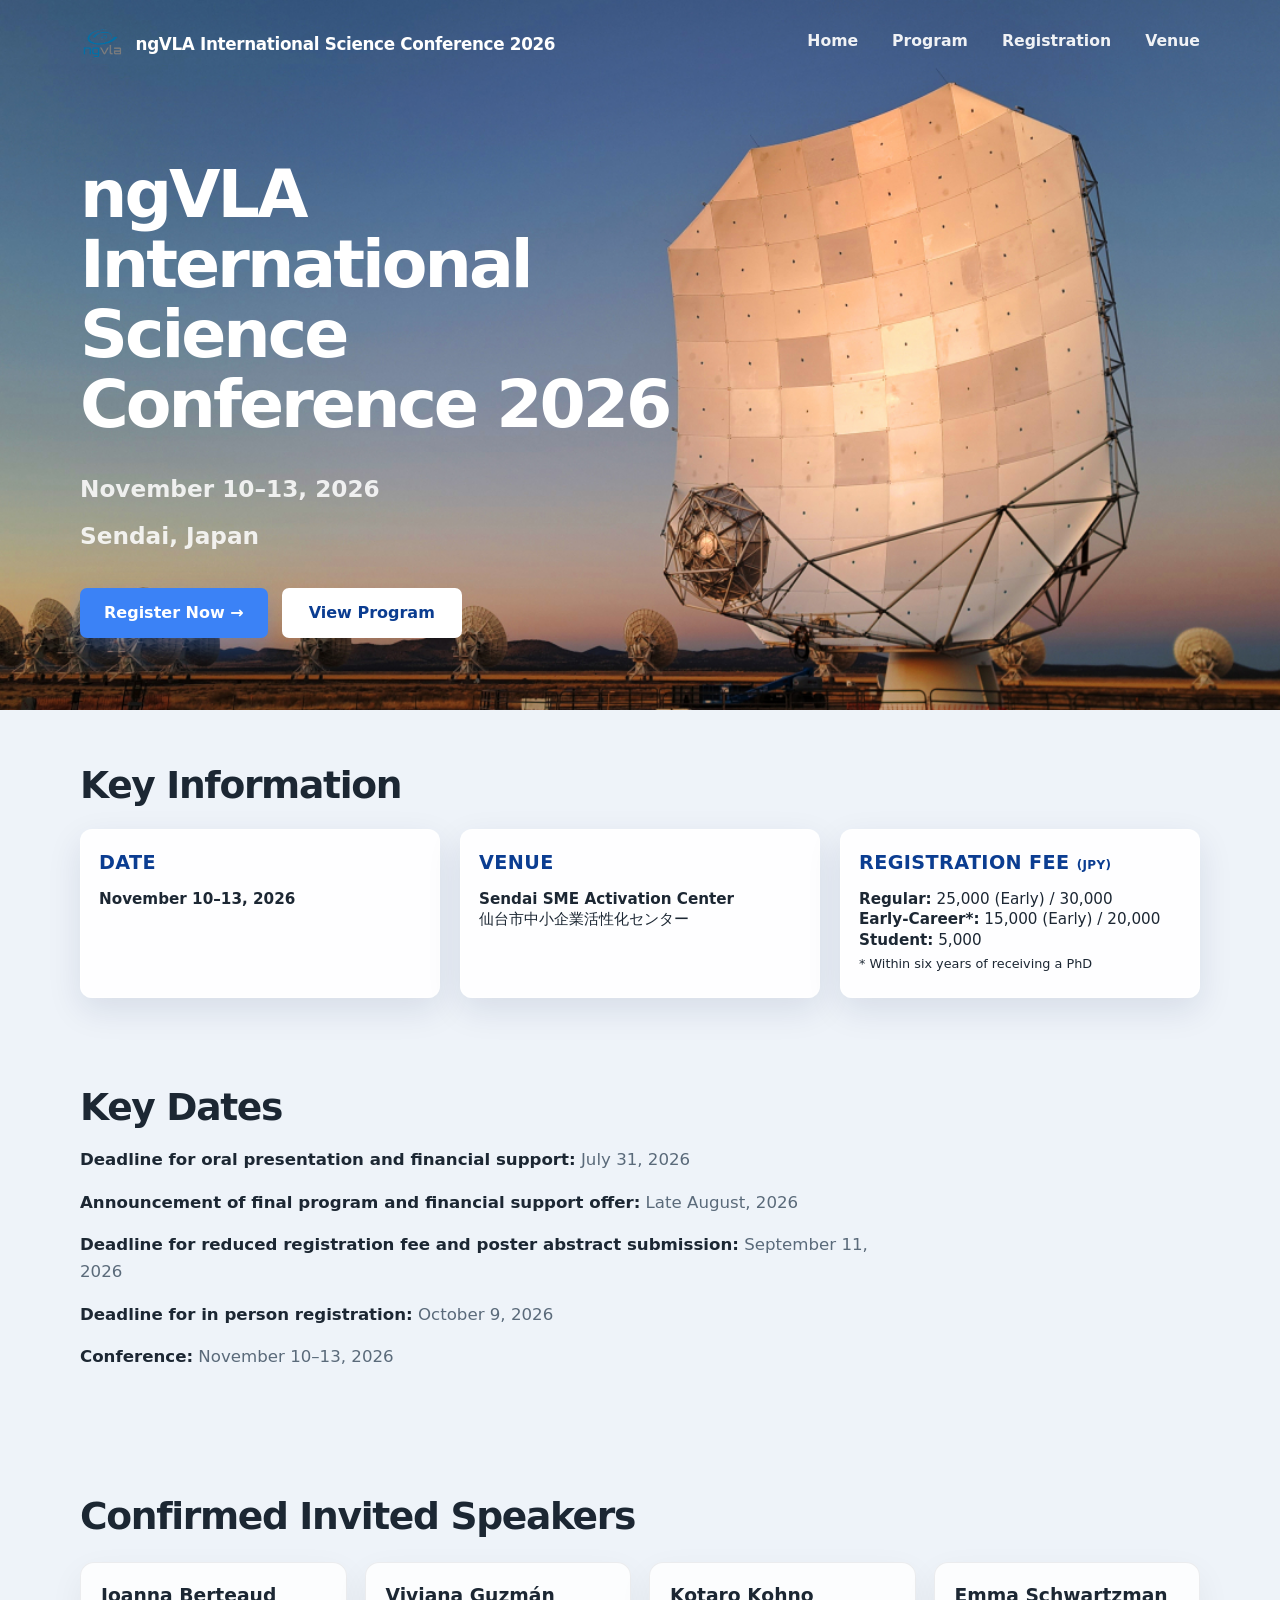
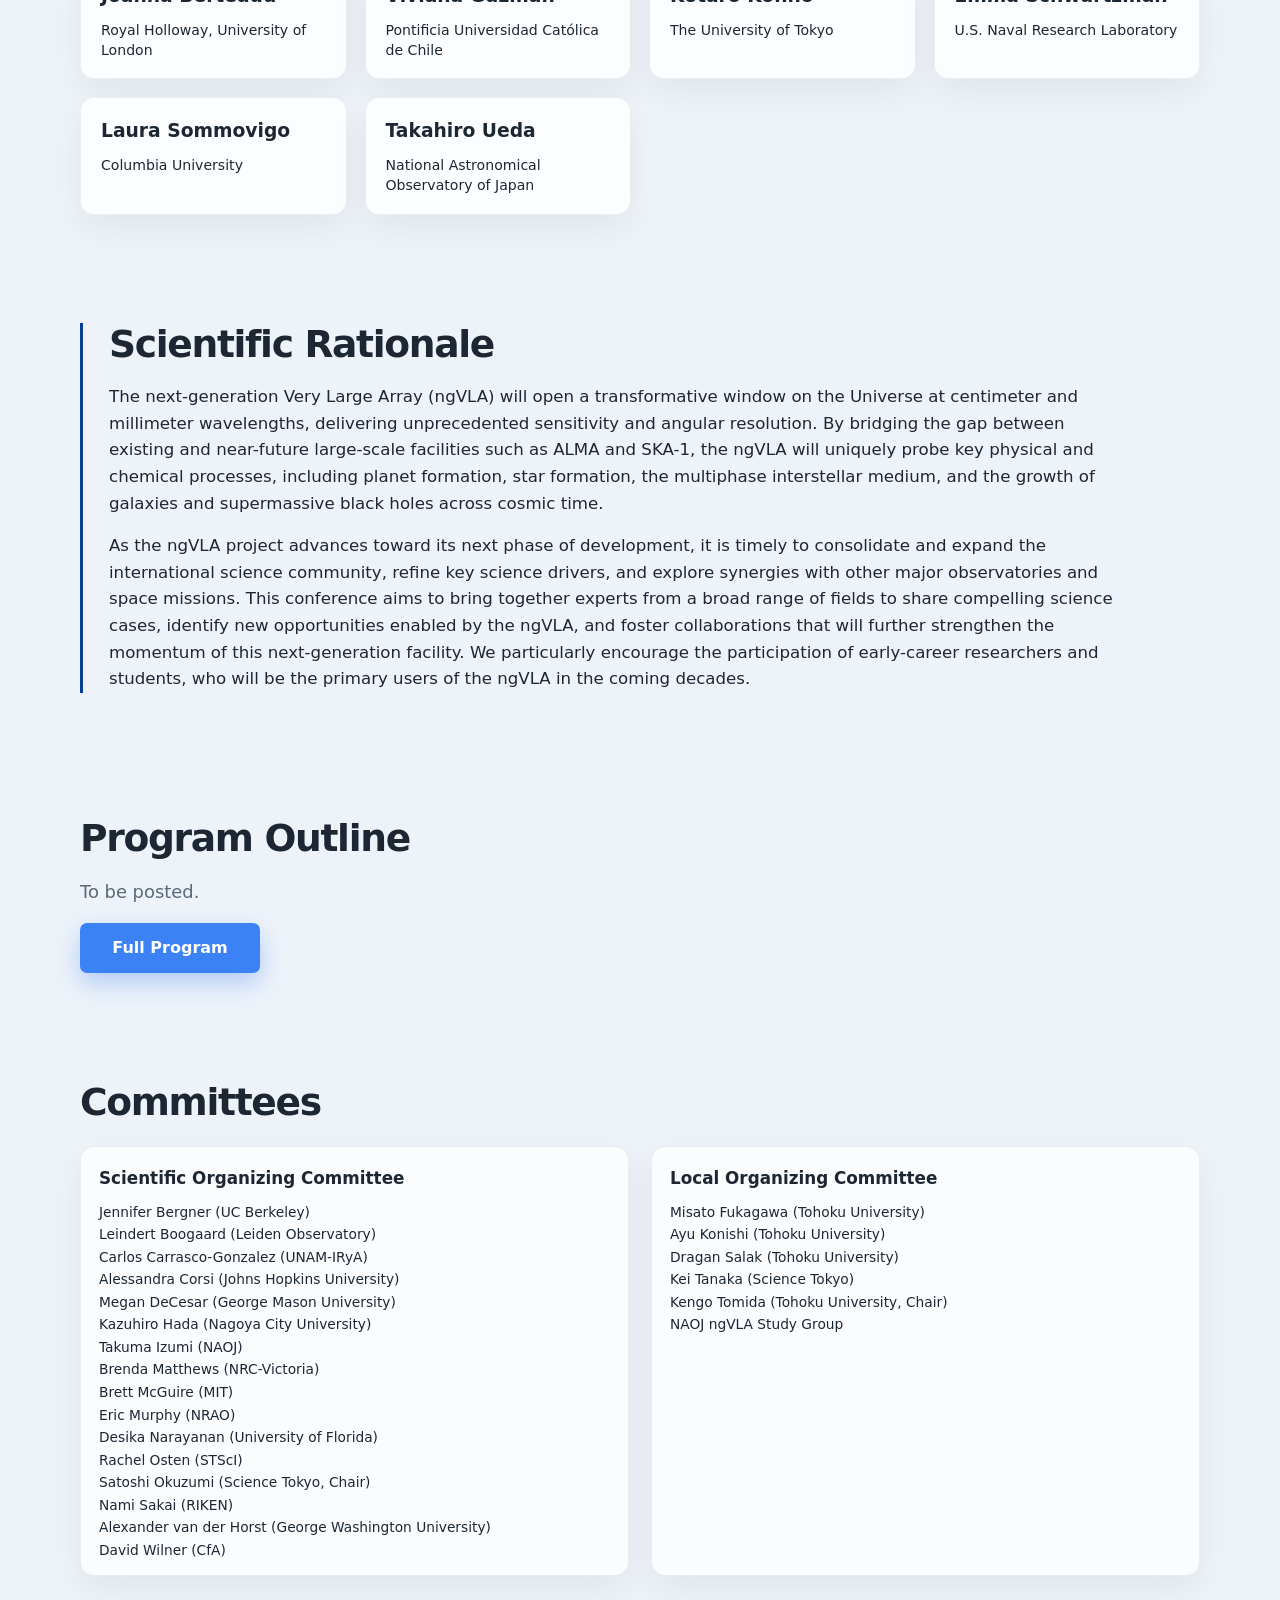
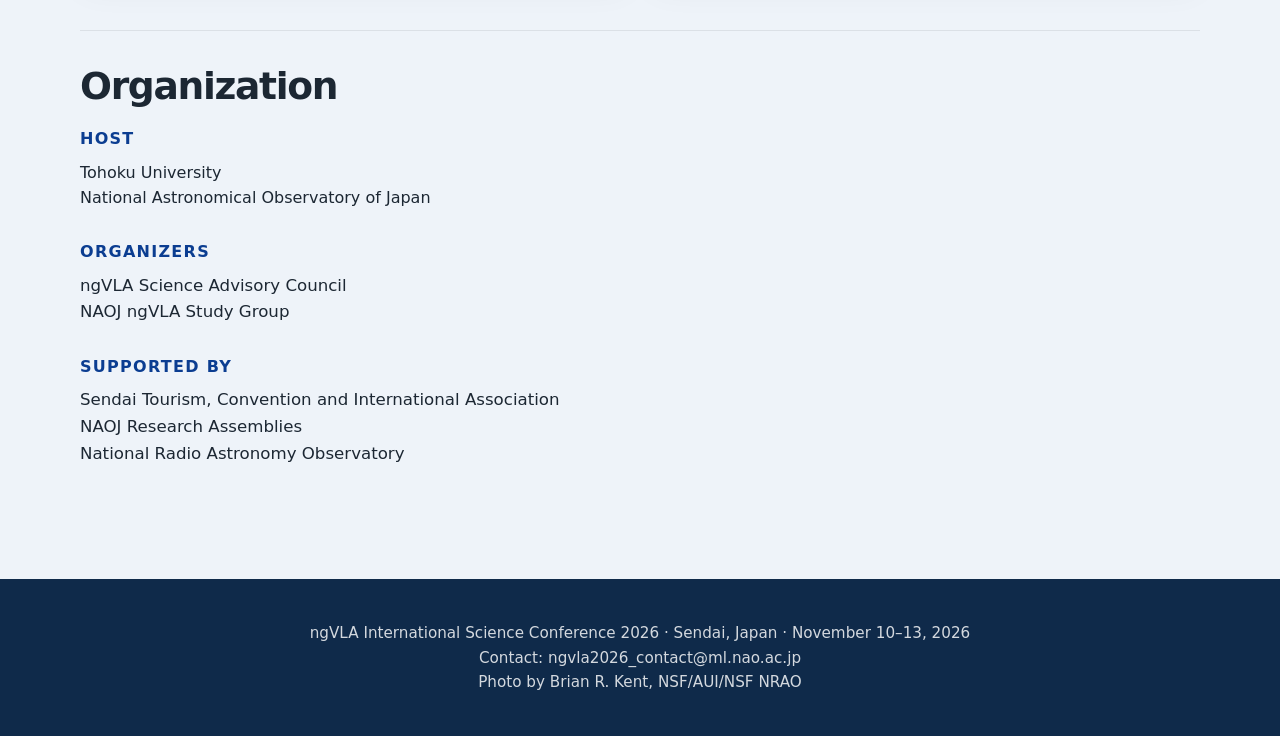
<file: index.html>
<!doctype html>
<html lang="en">
<head>
  <meta charset="utf-8" />
  <meta name="viewport" content="width=device-width, initial-scale=1" />
  <title>ngVLA International Science Conference 2026</title>
  <meta name="description" content="ngVLA International Science Conference 2026, Sendai, Japan, November 10–13, 2026." />
  <link rel="stylesheet" href="style.css">
  <link rel="icon" href="favicon.ico">
</head>
<body>
  <header class="hero" id="home">
    <nav class="nav" aria-label="Main navigation">
      <a class="brand" href="index.html">
        <img src="ngvla_logo.png" alt="ngVLA logo">
        <span>ngVLA International Science Conference 2026</span>
      </a>
      <div class="navlinks">
        <a href="index.html">Home</a>
        <a href="program.html">Program</a>
        <a href="registration.html">Registration</a>
        <a href="venue.html">Venue</a>

      </div>
    </nav>

    <div class="hero-content">
      <h1>ngVLA International Science Conference 2026</h1>
      <div class="hero-meta">
        <div>November 10–13, 2026</div>
        <div>Sendai, Japan</div>
      </div>
      <div class="hero-actions">
        <a class="button" href="registration.html" rel="noopener">Register Now →</a>
        <a class="button secondary" href="program.html">View Program</a>
      </div>
    </div>
  </header>

  <main>


    <section class="section" aria-labelledby="key-info-title">
      <h2 id="key-info-title">Key Information</h2>
      <div class="cards">
        <article class="card">
          <h3>Date</h3>
          <p><strong>November 10–13, 2026</strong></p>
        </article>
        <article class="card">
          <h3>Venue</h3>
          <p><strong>Sendai SME Activation Center</strong><br />仙台市中小企業活性化センター</p>
<!--          <a class="text-link" href="https://www.japanmeetings.org/plan-your-event/search/venue-detail/776.html">View details →</a> -->
        </article>

        <article class="card">
          <h3>Registration Fee <span style="font-size:0.75rem;">(JPY)</span></h3>
          <p>
            <strong>Regular:</strong> 25,000 (Early) / 30,000<br>
            <strong>Early-Career*:</strong> 15,000 (Early) / 20,000<br>
            <strong>Student:</strong> 5,000
          </p>
          <p style="font-size:0.8rem; line-height:1.3;">
            * Within six years of receiving a PhD<br>
          </p>
        </article>
      </div>
    </section>

    <section class="section compact" aria-labelledby="key-dates-title">
      <h2 id="key-dates-title">Key Dates</h2>
      <div style="max-width:800px;">
        <p><strong>Deadline for oral presentation and financial support:</strong> <span style="color: var(--muted);">July 31, 2026</span></p>
        <p><strong>Announcement of final program and financial support offer:</strong> <span style="color: var(--muted);">Late August, 2026</span></p>
        <p><strong>Deadline for reduced registration fee and poster abstract submission:</strong> <span style="color: var(--muted);">September 11, 2026</span></p>
        <p><strong>Deadline for in person registration:</strong> <span style="color: var(--muted);">October 9, 2026</span></p>
        <p><strong>Conference:</strong> <span style="color: var(--muted);">November 10–13, 2026</span></p>
      </div>
    </section>

    <section class="section" aria-labelledby="invited-title">
      <h2 id="invited-title">Confirmed Invited Speakers</h2>
      <div class="speaker-grid">
        <div class="speaker-card">
          <h3>Joanna Berteaud</h3>
          <p>Royal Holloway, University of London</p>
        </div>

        <div class="speaker-card">
          <h3>Viviana Guzmán</h3>
          <p>Pontificia Universidad Católica de Chile</p>
        </div>

        <div class="speaker-card">
          <h3>Kotaro Kohno</h3>
          <p>The University of Tokyo</p>
        </div>

        <div class="speaker-card">
          <h3>Emma Schwartzman</h3>
          <p>U.S. Naval Research Laboratory</p>
        </div>

        <div class="speaker-card">
          <h3>Laura Sommovigo</h3>
          <p>Columbia University</p>
        </div>

        <div class="speaker-card">
          <h3>Takahiro Ueda</h3>
          <p>National Astronomical Observatory of Japan</p>
        </div>

<!--
        <div class="speaker-card">
          <h3>John Doe</h3>
          <p>NRAO</p>
        </div>

        <div class="speaker-card">
          <h3>John Doe</h3>
          <p>NRAO</p>
        </div>

        <div class="speaker-card">
          <h3>John Doe</h3>
          <p>NRAO</p>
        </div>
-->
      </div>
    </section>

    <section class="section" aria-labelledby="rationale-title">
      <div class="rationale">
        <h2 id="rationale-title">Scientific Rationale</h2>
        <p>The next-generation Very Large Array (ngVLA) will open a transformative window on the Universe at centimeter and millimeter wavelengths, delivering unprecedented sensitivity and angular resolution. By bridging the gap between existing and near-future large-scale facilities such as ALMA and SKA-1, the ngVLA will uniquely probe key physical and chemical processes, including planet formation, star formation, the multiphase interstellar medium, and the growth of galaxies and supermassive black holes across cosmic time.</p>
        <p>As the ngVLA project advances toward its next phase of development, it is timely to consolidate and expand the international science community, refine key science drivers, and explore synergies with other major observatories and space missions. This conference aims to bring together experts from a broad range of fields to share compelling science cases, identify new opportunities enabled by the ngVLA, and foster collaborations that will further strengthen the momentum of this next-generation facility. We particularly encourage the participation of early-career researchers and students, who will be the primary users of the ngVLA in the coming decades.</p>

      </div>
    </section>

    <section class="section" aria-labelledby="program-title">
      <h2 id="program-title">Program Outline</h2>
      <p class="lead">To be posted.</p>
      <a class="button" href="program.html">Full Program</a>
    </section>

    <section class="section" aria-labelledby="committees-title">
      <h2 id="committees-title">Committees</h2>
      <div class="two-col">
        <div class="panel">
          <h3>Scientific Organizing Committee</h3>
          <ul class="name-list">
            <li>Jennifer Bergner (UC Berkeley)</li>
            <li>Leindert Boogaard (Leiden Observatory)</li>
            <li>Carlos Carrasco-Gonzalez (UNAM-IRyA)</li>
            <li>Alessandra Corsi (Johns Hopkins University)</li>
            <li>Megan DeCesar (George Mason University)</li>
            <li>Kazuhiro Hada (Nagoya City University)</li>
            <li>Takuma Izumi (NAOJ)</li>
            <li>Brenda Matthews (NRC-Victoria)</li>
            <li>Brett McGuire (MIT)</li>
            <li>Eric Murphy (NRAO)</li>
            <li>Desika Narayanan (University of Florida)</li>
            <li>Rachel Osten (STScI)</li>
            <li>Satoshi Okuzumi (Science Tokyo, Chair)</li>
            <li>Nami Sakai (RIKEN)</li>
            <li>Alexander van der Horst (George Washington University)</li>
            <li>David Wilner (CfA)</li>
          </ul>
        </div>
        <div class="panel">
          <h3>Local Organizing Committee</h3>
          <ul class="name-list">
            <li>Misato Fukagawa (Tohoku University)</li>
            <li>Ayu Konishi (Tohoku University)</li>
            <li>Dragan Salak (Tohoku University)</li>
            <li>Kei Tanaka (Science Tokyo)</li>
            <li>Kengo Tomida (Tohoku University, Chair)</li>
            <li>NAOJ ngVLA Study Group</li>
          </ul>
        </div>
      </div>
    </section>
  </main>

  <section class="section compact sponsors">
    <h2>Organization</h2>

    <div class="org-block">
      <h3>Host</h3>
        Tohoku University<br>
        National Astronomical Observatory of Japan<br>
    </div>

    <div class="org-block">
      <h3>Organizers</h3>
      <p>
        ngVLA Science Advisory Council<br>
        NAOJ ngVLA Study Group<br>
      </p>
    </div>

    <div class="org-block">
      <h3>Supported by</h3>
      <p>
        Sendai Tourism, Convention and International Association<br>
        NAOJ Research Assemblies<br>
        National Radio Astronomy Observatory<br>
      </p>
    </div>
  </section>




  <footer>
    ngVLA International Science Conference 2026 · Sendai, Japan · November 10–13, 2026 <br>
    Contact: <a href="mailto:ngvla2026_contact@ml.nao.ac.jp"> ngvla2026_contact@ml.nao.ac.jp</a>
    <br>
    Photo by Brian R. Kent, NSF/AUI/NSF NRAO
  </footer>
</body>
</html>
</file>
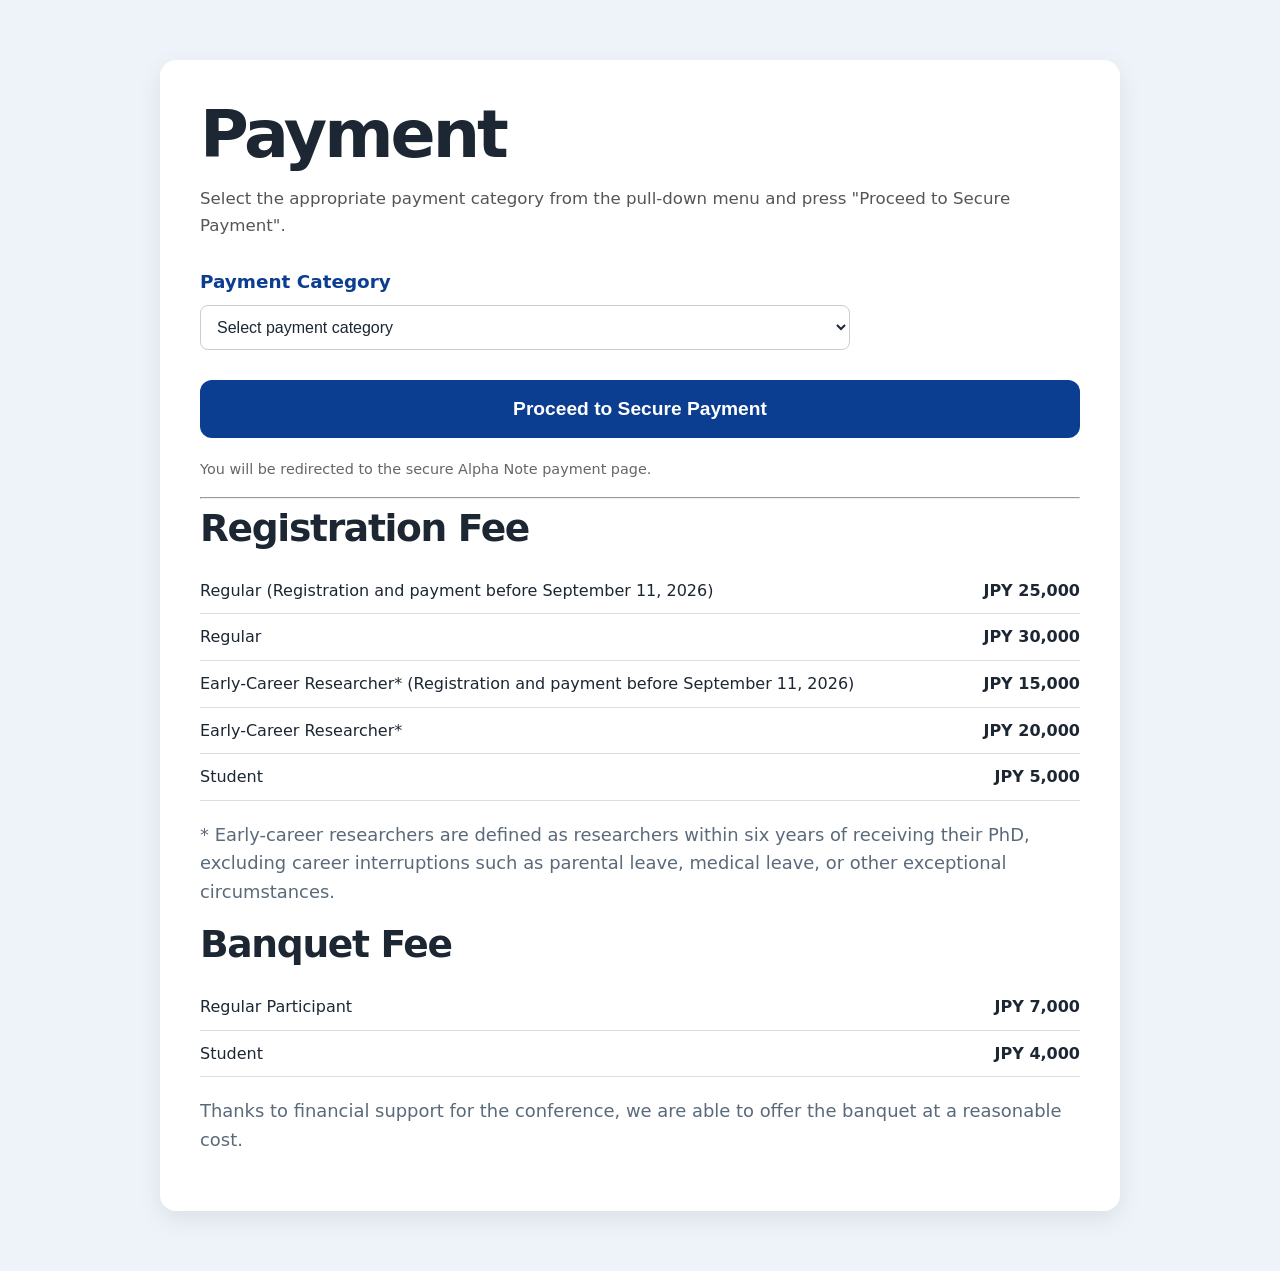
<file: payment.html>
<!DOCTYPE html>
<html lang="en">
<head>
  <meta charset="UTF-8">
  <meta name="viewport" content="width=device-width, initial-scale=1">
  <title>Payment | ngVLA Conference Sendai</title>
  <link rel="stylesheet" href="style.css">
</head>

<body>
  <main class="payment-page">
    <section class="payment-card">

      <h1>Payment</h1>

      <p class="payment-note">
        Select the appropriate payment category from the pull-down menu and press "Proceed to Secure Payment".
      </p>


      <form action="https://test-payment.alpha-note.co.jp/service/credit"
            method="post"
            accept-charset="UTF-8">
        <input type="hidden" name="SiteId" value="22304603">
        <input type="hidden" name="SitePass" value="cawb2473">
<!--        <input type="hidden" name="Amount" value="210">
        <input type="submit">
      </form>
-->


        <label for="amount">Payment Category</label>
        <select id="amount" name="Amount" required>
          <option value="">Select payment category</option>

          <optgroup label="Registration + Banquet">
            <option value="32000">Regular (Early) + Banquet: JPY 32,000</option>
            <option value="37000">Regular + Banquet: JPY 37,000</option>
            <option value="22000">Early-Career Researcher (Early) + Banquet: JPY 22,000</option>
            <option value="27000">Early-Career Researcher + Banquet: JPY 27,000</option>
            <option value="9000">Student + Banquet: JPY 9,000</option>
          </optgroup>

          <optgroup label="Registration Only">
            <option value="25000">Regular (Early): JPY 25,000</option>
            <option value="30000">Regular: JPY 30,000</option>
            <option value="15000">Early-Career Researcher (Early): JPY 15,000</option>
            <option value="20000">Early-Career Researcher: JPY 20,000</option>
            <option value="5000">Student: JPY 5,000</option>
          </optgroup>

          <optgroup label="Banquet Only">
            <option value="7000">Banquet Only (Regular): JPY 7,000</option>
            <option value="4000">Banquet Only (Student): JPY 4,000</option>
          </optgroup>
        </select>

        <button type="submit" class="payment-button">
          Proceed to Secure Payment
        </button>
      </form>

      <p class="payment-small">
        You will be redirected to the secure Alpha Note payment page.
      </p>

      <hr>


      <h2>Registration Fee</h2>

      <table class="fee-table">
        <tr>
          <td>Regular (Registration and payment before September 11, 2026)</td>
          <td>JPY 25,000</td>
        </tr>
        <tr>
          <td>Regular</td>
          <td>JPY 30,000</td>
        </tr>
        <tr>
          <td>Early-Career Researcher* (Registration and payment before September 11, 2026)</td>
          <td>JPY 15,000</td>
        </tr>
        <tr>
          <td>Early-Career Researcher*</td>
          <td>JPY 20,000</td>
        </tr>
        <tr>
          <td>Student</td>
          <td>JPY 5,000</td>
        </tr>
      </table>

      <p class="lead">
        * Early-career researchers are defined as researchers within six years of receiving their PhD,
        excluding career interruptions such as parental leave, medical leave, or other exceptional circumstances.
      </p>

      <h2>Banquet Fee</h2>

      <table class="fee-table">
        <tr>
          <td>Regular Participant</td>
          <td>JPY 7,000</td>
        </tr>
        <tr>
          <td>Student</td>
          <td>JPY 4,000</td>
        </tr>
      </table>

      <p class="lead">
        Thanks to financial support for the conference, we are able to offer the banquet at a reasonable cost.
      </p>

    </section>
  </main>
</body>
</html>
</file>
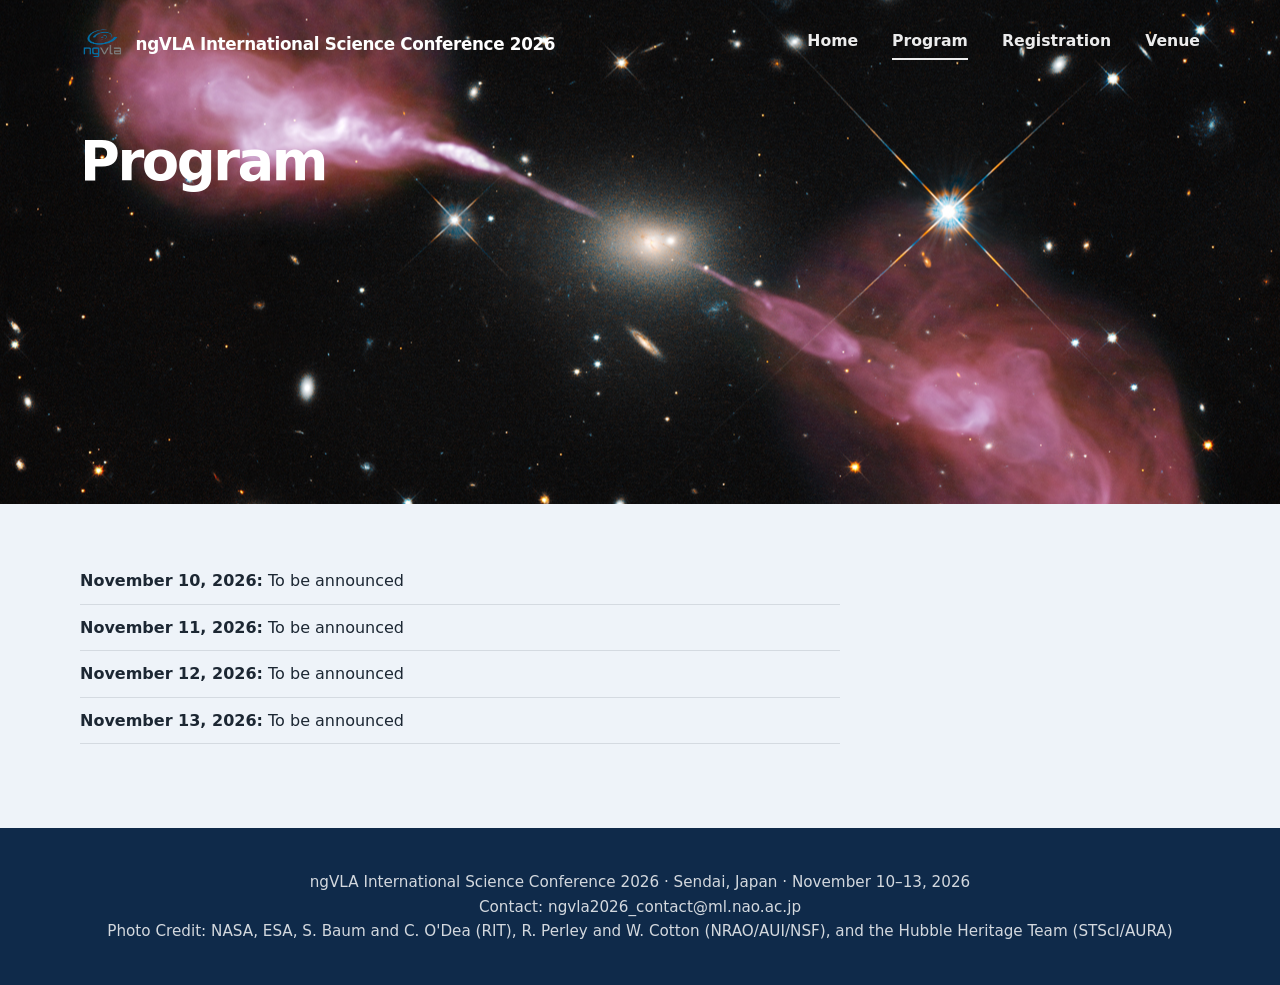
<file: program.html>
<!doctype html>
<html lang="en">
  <head>
    <meta charset="utf-8" />
    <meta name="viewport" content="width=device-width, initial-scale=1" />
    <title> Program | ngVLA International Science Conference 2026</title>
    <link rel="stylesheet" href="style.css" />
    <link rel="icon" href="favicon.ico">
  </head>

  <body>
<!--    <header class="subhero"> -->
      <header class="hero hero-sub" id="program-hero">
      <nav class="nav">
        <a class="brand" href="index.html">
          <img src="ngvla_logo.png" alt="ngVLA logo">
          <span>ngVLA International Science Conference 2026</span>
        </a>

        <div class="navlinks">
          <a href="index.html">Home</a>
          <a class="active" href="program.html">Program</a>
          <a href="registration.html">Registration</a>
          <a href="venue.html">Venue</a>
        </div>
      </nav>

      <div class="subpage-title">
        <h1>Program</h1>
      </div>
    </header>

    <main>
      <section class="section">
        <ul class="simple-list">
          <li>
            <strong>November 10, 2026:</strong> To be announced
          </li>
          <li>
            <strong>November 11, 2026:</strong> To be announced
          </li>
          <li>
            <strong>November 12, 2026:</strong> To be announced
          </li>
          <li>
            <strong>November 13, 2026:</strong> To be announced
          </li>
        </ul>
      </section>
    </main>

    <footer>
      ngVLA International Science Conference 2026 · Sendai, Japan ·
      November 10–13, 2026  <br>
      Contact: <a href="mailto:ngvla2026_contact@ml.nao.ac.jp"> ngvla2026_contact@ml.nao.ac.jp</a>
      <br>
      Photo Credit: NASA, ESA, S. Baum and C. O'Dea (RIT), R. Perley and W. Cotton (NRAO/AUI/NSF), and the Hubble Heritage Team (STScI/AURA)
    </footer>
  </body>
</html>
</file>
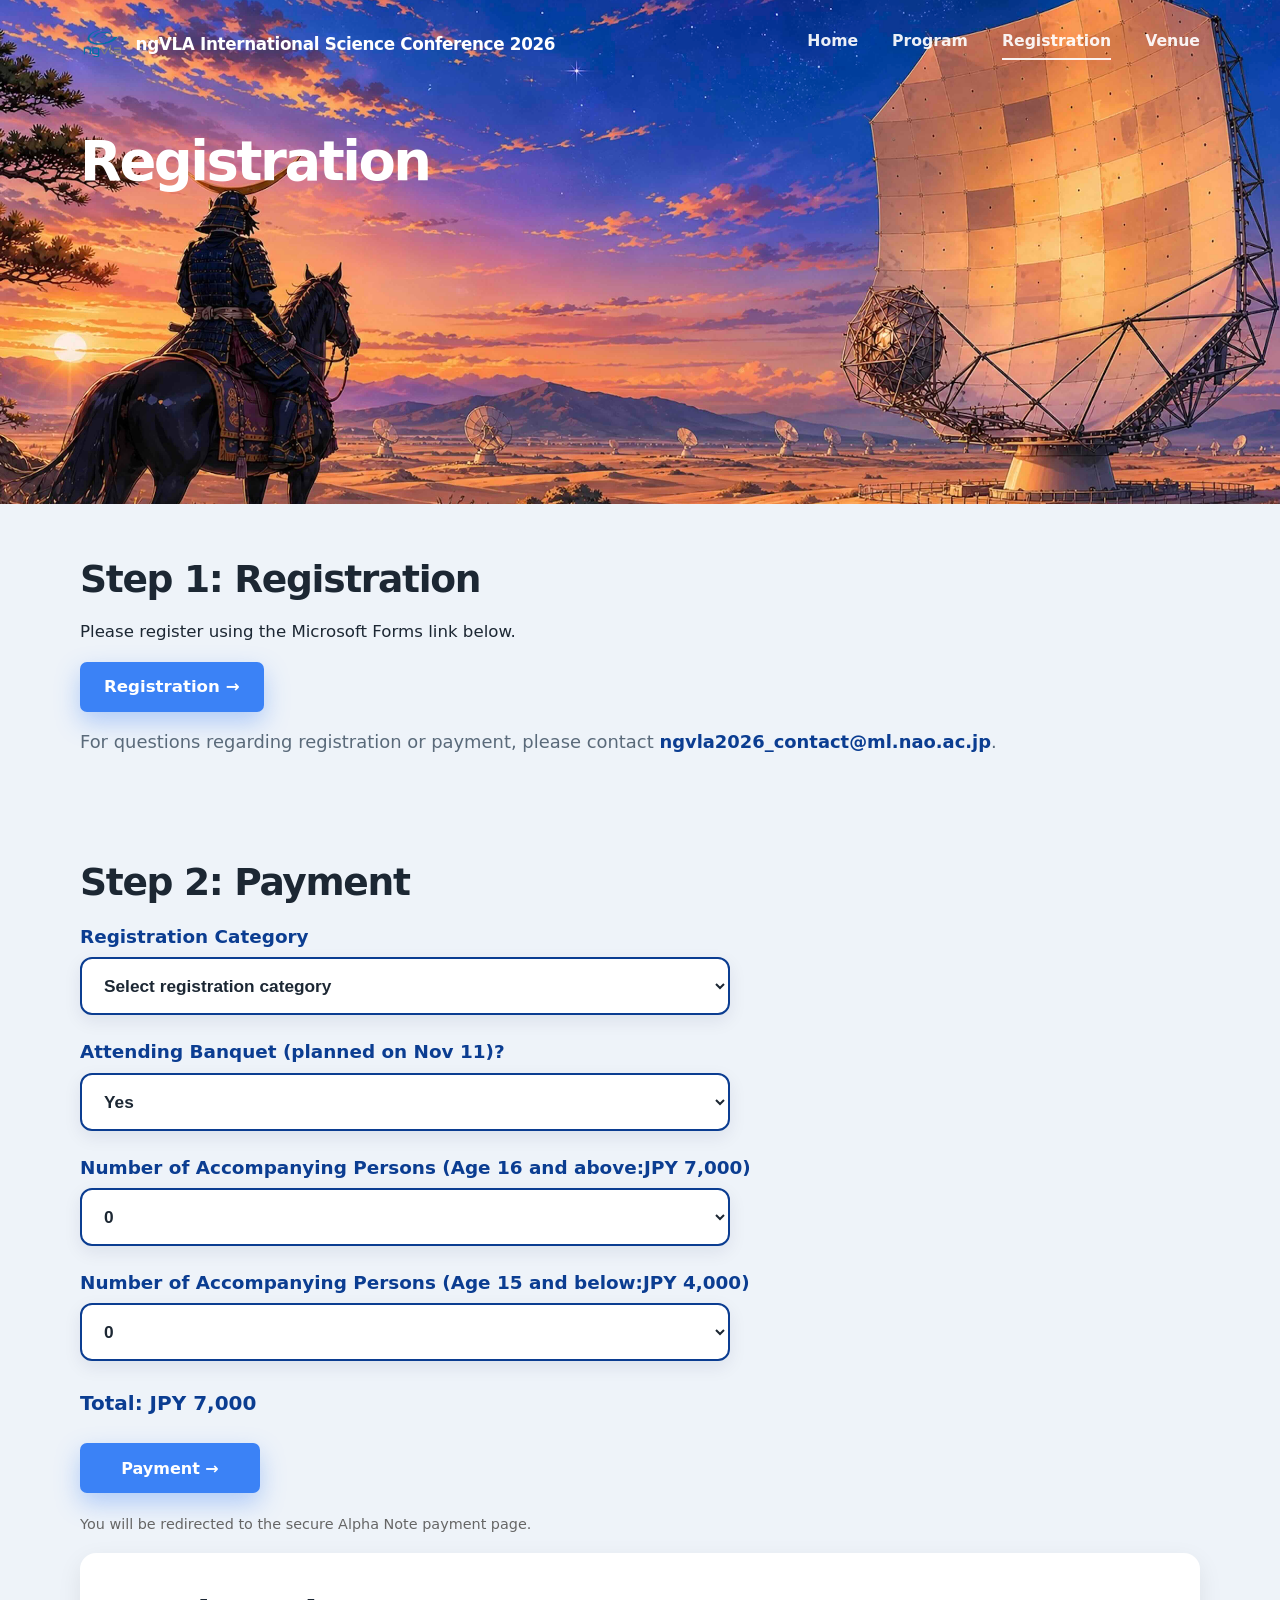
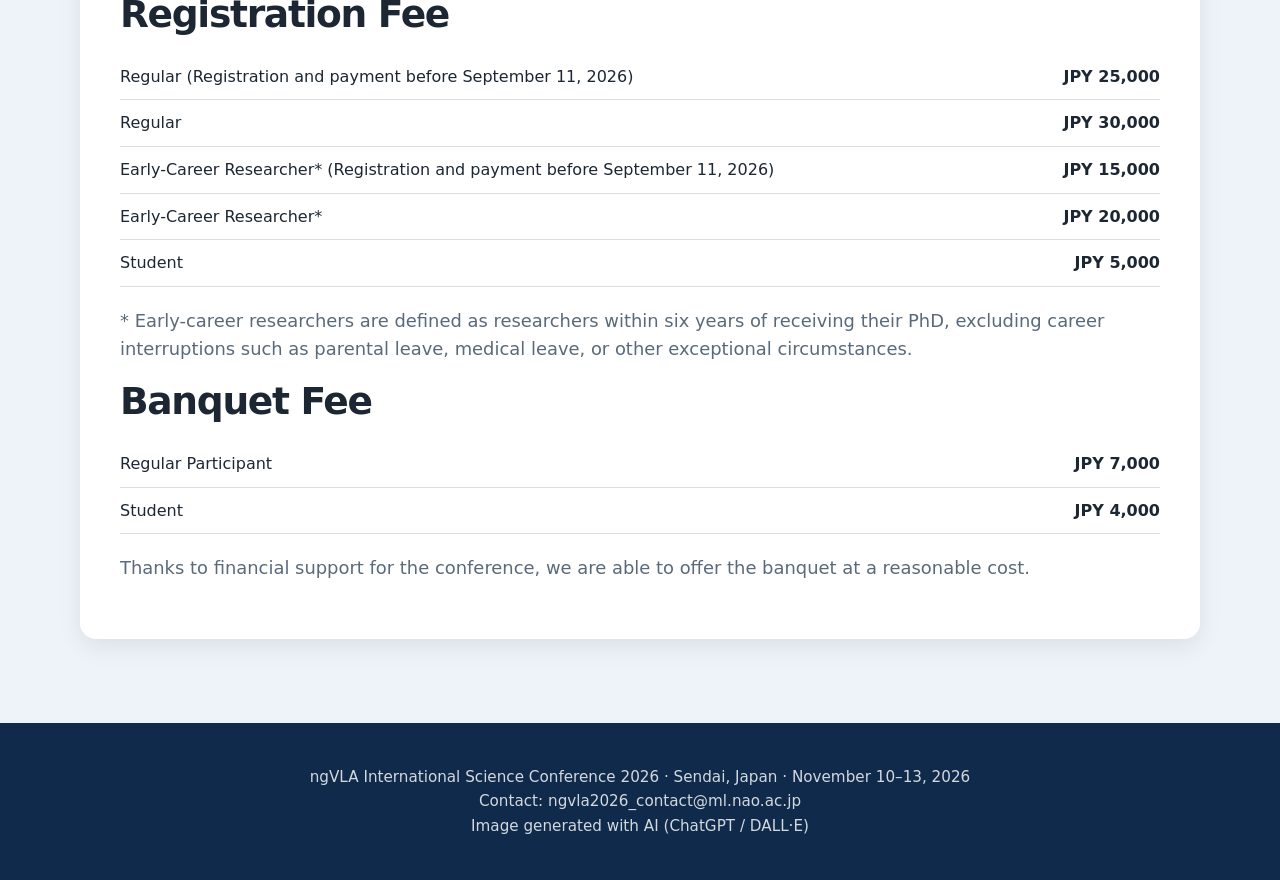
<file: registration.html>
<!doctype html>
<html lang="en">

<head>
  <meta charset="utf-8" />
  <meta name="viewport" content="width=device-width, initial-scale=1" />
  <title>Registration | ngVLA International Science Conference 2026</title>
  <link rel="stylesheet" href="style.css" />
  <link rel="icon" href="favicon.ico">
</head>

<body>
<!--  <header class="subhero"> -->
    <header class="hero hero-sub" id="registration-hero">
    <nav class="nav">
      <a class="brand" href="index.html">
        <img src="ngvla_logo.png" alt="ngVLA logo">
        <span>ngVLA International Science Conference 2026</span>
      </a>

      <div class="navlinks">
        <a href="index.html">Home</a>
        <a href="program.html">Program</a>
        <a class="active" href="registration.html">Registration</a>
        <a href="venue.html">Venue</a>
      </div>
    </nav>

    <div class="subpage-title">
      <h1>Registration</h1>
    </div>
  </header>


  <main>
    <section class="section">
      <h2>Step 1: Registration</h2>
      <p>
        Please register using the Microsoft Forms link below.
      </p>

      <p>
        <a class="button" href="https://forms.office.com/r/ujeJTFZ1BA" target="_blank" rel="noopener">
          Registration →
        </a>
      </p>
      <p class="lead">
        For questions regarding registration or payment, please contact
        <a href="mailto:ngvla2026_contact@ml.nao.ac.jp"> ngvla2026_contact@ml.nao.ac.jp</a>.
      </p>
    </section>

    <section class="section compact">
      <h2>Step 2: Payment</h2>

        <!--
      <p>
        Please pay the registration/banquet fee at the following link. </p>

        <p>
          <a class="button" href="payment.html" target="_blank" rel="noopener">
            Payment →
          </a>
        </p>
    </section>
-->
        <!--
        <p class="payment-note">
          Please select the appropriate payment category from the pull-down menu and press the "Payment →" button.
        </p>


        <form action="https://test-payment.alpha-note.co.jp/service/credit"
              method="post"
              accept-charset="UTF-8"
              target="_blank">
          <input type="hidden" name="SiteId" value="22304603">
          <input type="hidden" name="SitePass" value="cawb2473">

-->


<!--
          <select id="amount" name="Amount" class="payment-select" required>
            <option value="">Select payment category</option>

            <optgroup label="Registration + Banquet">
              <option value="32000">Regular (Early) + Banquet: JPY 32,000</option>
              <option value="37000">Regular + Banquet: JPY 37,000</option>
              <option value="22000">Early-Career Researcher (Early) + Banquet: JPY 22,000</option>
              <option value="27000">Early-Career Researcher + Banquet: JPY 27,000</option>
              <option value="9000">Student + Banquet: JPY 9,000</option>
            </optgroup>

            <optgroup label="Registration Only">
              <option value="25000">Regular (Early): JPY 25,000</option>
              <option value="30000">Regular: JPY 30,000</option>
              <option value="15000">Early-Career Researcher (Early): JPY 15,000</option>
              <option value="20000">Early-Career Researcher: JPY 20,000</option>
              <option value="5000">Student: JPY 5,000</option>
            </optgroup>

            <optgroup label="Banquet Only">
              <option value="7000">Banquet Only (Regular): JPY 7,000</option>
              <option value="4000">Banquet Only (Student): JPY 4,000</option>
            </optgroup>
          </select>

          <div class="payment-action">
            <button type="submit" class="button">
              Payment →
            </button>
          </div>
        </form>


<form id="payment-form"
      action="https://test-payment.alpha-note.co.jp/service/credit"
      method="post"
      accept-charset="UTF-8"
      target="_blank">
-->

  <form id="payment-form"
      action="https://payment.alpha-note.co.jp/service/credit"
      method="post"
      accept-charset="UTF-8"
      target="_blank">

      <input type="hidden" name="SiteId" value="22304603">
      <input type="hidden" name="SitePass" value="cawb2473">
      <input type="hidden" name="Amount" id="amount">

  <div id="registration-section">
    <label for="registration-fee">Registration Category</label>
    <select id="registration-fee" class="payment-select">
      <option value="">Select registration category</option>
      <option value="25000" data-label="Regular (Early)">Regular (Early): JPY 25,000</option>
<!--      <option value="30000" data-label="Regular">Regular: JPY 30,000</option>  -->
      <option value="15000" data-label="Early-Career Researcher (Early)">Early-Career Researcher (Early): JPY 15,000</option>
<!--           <option value="20000" data-label="Early-Career Researcher">Early-Career Researcher: JPY 20,000</option>  -->
      <option value="5000" data-label="Student">Student: JPY 5,000</option>
    </select>

    <label for="participant-banquet">Attending Banquet (planned on Nov 11)?</label>
    <select id="participant-banquet" class="payment-select">
      <option value="no">No</option>
      <option value="yes" selected>Yes</option>
    </select>
  </div>

<!--
  <div id="banquet-only-section" style="display:none;">
    <label for="banquet-only-type">Banquet Participant Type</label>
    <select id="banquet-only-type" class="payment-select">
      <option value="">Select participant type</option>
      <option value="regular">Regular: JPY 7,000</option>
      <option value="student">Student: JPY 4,000</option>
    </select>
  </div>
-->

  <div id="banquet-section" style="display:none;">
    <label for="adult-guests">
      Number of Accompanying Persons (Age 16 and above:JPY 7,000)
    </label>

    <select id="adult-guests" class="payment-select">
      <option value="0">0</option>
      <option value="1">1 person</option>
      <option value="2">2 persons</option>
      <option value="3">3 persons</option>
      <option value="4">4 persons</option>
      <option value="5">5 persons</option>
    </select>

    <label for="child-guests">
      Number of Accompanying Persons (Age 15 and below:JPY 4,000)
    </label>

    <select id="child-guests" class="payment-select">
      <option value="0">0</option>
      <option value="1">1 person</option>
      <option value="2">2 persons</option>
      <option value="3">3 persons</option>
      <option value="4">4 persons</option>
      <option value="5">5 persons</option>
    </select>
  </div>

  <p id="payment-total" class="payment-total">
    Total: JPY 0
  </p>

  <div class="payment-action">
    <button type="button" class="button" onclick="confirmPayment()">
      Payment →
    </button>
  </div>
</form>


        <p class="payment-small">
          You will be redirected to the secure Alpha Note payment page.
        </p>



       <section class="payment-card">
        <h2>Registration Fee</h2>

        <table class="fee-table">
          <tr>
            <td>Regular (Registration and payment before September 11, 2026)</td>
            <td>JPY 25,000</td>
          </tr>
          <tr>
            <td>Regular</td>
            <td>JPY 30,000</td>
          </tr>
          <tr>
            <td>Early-Career Researcher* (Registration and payment before September 11, 2026)</td>
            <td>JPY 15,000</td>
          </tr>
          <tr>
            <td>Early-Career Researcher*</td>
            <td>JPY 20,000</td>
          </tr>
          <tr>
            <td>Student</td>
            <td>JPY 5,000</td>
          </tr>
        </table>

        <p class="lead">
          * Early-career researchers are defined as researchers within six years of receiving their PhD,
          excluding career interruptions such as parental leave, medical leave, or other exceptional circumstances.
        </p>

        <h2>Banquet Fee</h2>

        <table class="fee-table">
          <tr>
            <td>Regular Participant</td>
            <td>JPY 7,000</td>
          </tr>
          <tr>
            <td>Student</td>
            <td>JPY 4,000</td>
          </tr>
        </table>

        <p class="lead">
          Thanks to financial support for the conference, we are able to offer the banquet at a reasonable cost.
        </p>

  </section>

  </main>

  <footer>
    ngVLA International Science Conference 2026 · Sendai, Japan · November 10–13, 2026　<br>
    Contact: <a href="mailto:ngvla2026_contact@ml.nao.ac.jp"> ngvla2026_contact@ml.nao.ac.jp</a>
    <br>
    Image generated with AI (ChatGPT / DALL·E)
  </footer>

  <script>



    const registrationSection = document.getElementById("registration-section");
    const banquetSection = document.getElementById("banquet-section");
    const regFee = document.getElementById("registration-fee");
    const participantBanquet = document.getElementById("participant-banquet");
    const adultGuests = document.getElementById("adult-guests");
    const childGuests = document.getElementById("child-guests");

    const amountInput = document.getElementById("amount");
    const paymentTotal = document.getElementById("payment-total");
    const paymentForm = document.getElementById("payment-form");

    function calculateTotal() {

      banquetSection.style.display =
        participantBanquet.value === "yes"
          ? "block"
          : "none";

      let total = Number(regFee.value || 0);

      if (participantBanquet.value === "yes") {
        const regLabel =
          regFee.options[regFee.selectedIndex]?.dataset.label || "";

        if (regLabel.includes("Student")) {
          total += 4000;
        } else {
          total += 7000;
        }
      }

      total += Number(adultGuests.value || 0) * 7000;
      total += Number(childGuests.value || 0) * 4000;

      amountInput.value = total;
      paymentTotal.textContent =
        "Total: JPY " + total.toLocaleString();

      return total;
    }



    [regFee, participantBanquet, adultGuests, childGuests].forEach(el => {
      el.addEventListener("change", calculateTotal);
    });

    function confirmPayment() {
      const total = calculateTotal();


      if (!regFee.value) {
        alert("Please select a registration category.");
        return;
      }


      if (total <= 0) {
        alert("Please select at least one payment item.");
        return;
      }

      const registrationAmount = Number(regFee.value || 0);

      let participantBanquetAmount = 0;
      if (participantBanquet.value === "yes") {
        const regLabel = regFee.options[regFee.selectedIndex]?.dataset.label || "";
        participantBanquetAmount = regLabel.includes("Student") ? 4000 : 7000;
      }

        const adultGuestCount = Number(adultGuests.value || 0);
        const childGuestCount = Number(childGuests.value || 0);
        const adultGuestAmount = adultGuestCount * 7000;
        const childGuestAmount = childGuestCount * 4000;

      let message = "Please confirm your payment details:\n\n";

      if (registrationAmount > 0) {
        message += "Registration fee: JPY " + registrationAmount.toLocaleString() + "\n";
      }

      if (participantBanquetAmount > 0) {
        message += "Participant banquet: JPY " + participantBanquetAmount.toLocaleString() + "\n";
      }


      if (adultGuestCount > 0) {
        message += "Accompanying person(s), age 16 and above: " +
          adultGuestCount + " × JPY 7,000 = JPY " +
          adultGuestAmount.toLocaleString() + "\n";
      }

      if (childGuestCount > 0) {
        message += "Accompanying person(s), age 15 and below: " +
          childGuestCount + " × JPY 4,000 = JPY " +
          childGuestAmount.toLocaleString() + "\n";
      }

      message += "\nTotal: JPY " + total.toLocaleString();
      message += "\n\nProceed to payment?";

      if (confirm(message)) {
        paymentForm.submit();
      }
    }

    calculateTotal();
  </script>

</body>

</html>
</file>
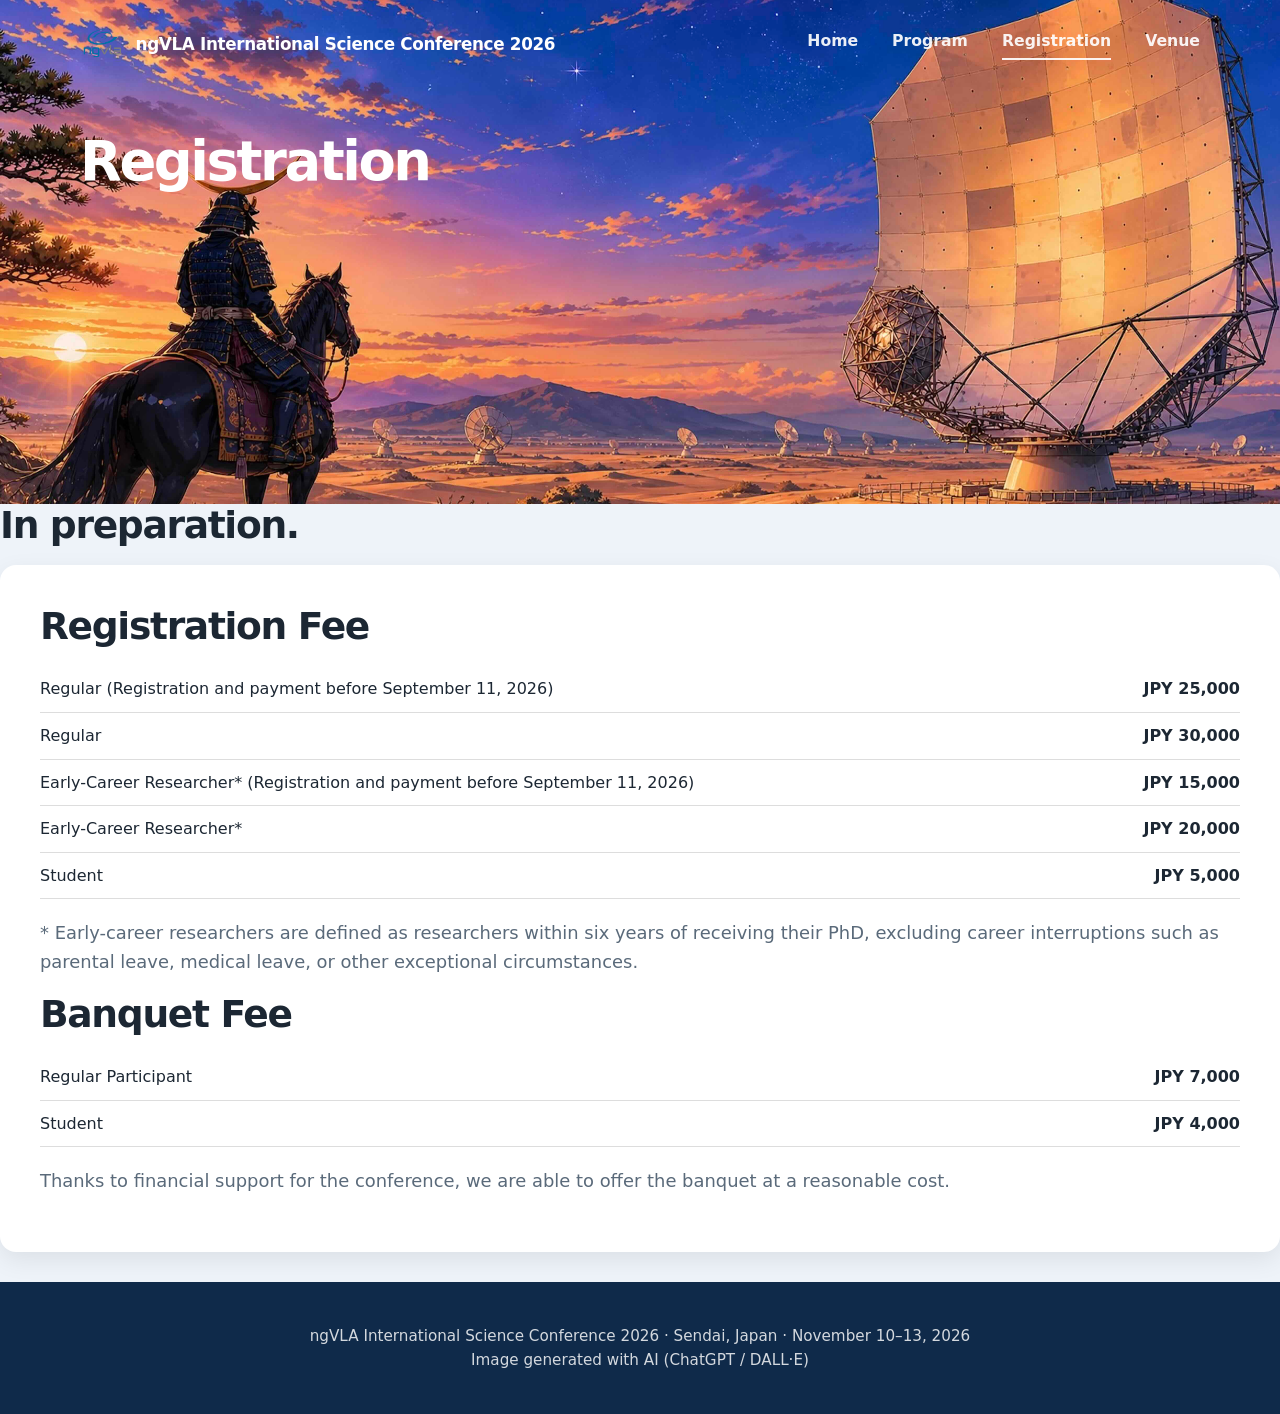
<file: registration_inprep.html>
<!doctype html>
<html lang="en">

<head>
  <meta charset="utf-8" />
  <meta name="viewport" content="width=device-width, initial-scale=1" />
  <title>Registration | ngVLA International Science Conference 2026</title>
  <link rel="stylesheet" href="style.css" />
  <link rel="icon" href="favicon.ico">
</head>

<body>
<!--  <header class="subhero"> -->
    <header class="hero hero-sub" id="registration-hero">
    <nav class="nav">
      <a class="brand" href="index.html">
        <img src="ngvla_logo.png" alt="ngVLA logo">
        <span>ngVLA International Science Conference 2026</span>
      </a>

      <div class="navlinks">
        <a href="index.html">Home</a>
        <a href="program.html">Program</a>
        <a class="active" href="registration.html">Registration</a>
        <a href="venue.html">Venue</a>
      </div>
    </nav>

    <div class="subpage-title">
      <h1>Registration</h1>
    </div>
  </header>


  <main>

<h2>In preparation.</h2>

<!--

    <section class="section">
      <h2>Step 1: Registration</h2>
      <p>
        Please register using the Microsoft Forms link below.
      </p>

      <p>
        <a class="button" href="https://forms.office.com/r/ujeJTFZ1BA" target="_blank" rel="noopener">
          Registration →
        </a>
      </p>
    </section>

    <section class="section compact">
      <h2>Step 2: Payment</h2>


<form id="payment-form"
      action="https://test-payment.alpha-note.co.jp/service/credit"
      method="post"
      accept-charset="UTF-8"
      target="_blank">

  <input type="hidden" name="SiteId" value="22304603">
  <input type="hidden" name="SitePass" value="cawb2473">
  <input type="hidden" name="Amount" id="amount">


  <div id="registration-section">
    <label for="registration-fee">Registration Category</label>
    <select id="registration-fee" class="payment-select">
      <option value="">Select registration category</option>
      <option value="25000" data-label="Regular (Early)">Regular (Early): JPY 25,000</option>
<!--      <option value="30000" data-label="Regular">Regular: JPY 30,000</option>
      <option value="15000" data-label="Early-Career Researcher (Early)">Early-Career Researcher (Early): JPY 15,000</option>
<!--           <option value="20000" data-label="Early-Career Researcher">Early-Career Researcher: JPY 20,000</option>
      <option value="5000" data-label="Student">Student: JPY 5,000</option>
    </select>

    <label for="participant-banquet">Attending Banquet?</label>
    <select id="participant-banquet" class="payment-select">
      <option value="no">No</option>
      <option value="yes">Yes</option>
    </select>
  </div>



  <div id="banquet-section" style="display:none;">
    <label for="adult-guests">
      Number of Accompanying Persons (Age 16 and above:JPY 7,000)
    </label>

    <select id="adult-guests" class="payment-select">
      <option value="0">0</option>
      <option value="1">1 person</option>
      <option value="2">2 persons</option>
      <option value="3">3 persons</option>
      <option value="4">4 persons</option>
      <option value="5">5 persons</option>
    </select>

    <label for="child-guests">
      Number of Accompanying Persons (Age 15 and below:JPY 4,000)
    </label>

    <select id="child-guests" class="payment-select">
      <option value="0">0</option>
      <option value="1">1 person</option>
      <option value="2">2 persons</option>
      <option value="3">3 persons</option>
      <option value="4">4 persons</option>
      <option value="5">5 persons</option>
    </select>
  </div>

  <p id="payment-total" class="payment-total">
    Total: JPY 0
  </p>

  <div class="payment-action">
    <button type="button" class="button" onclick="confirmPayment()">
      Payment →
    </button>
  </div>
</form>


        <p class="payment-small">
          You will be redirected to the secure Alpha Note payment page.
        </p>

-->

       <section class="payment-card">
        <h2>Registration Fee</h2>

        <table class="fee-table">
          <tr>
            <td>Regular (Registration and payment before September 11, 2026)</td>
            <td>JPY 25,000</td>
          </tr>
          <tr>
            <td>Regular</td>
            <td>JPY 30,000</td>
          </tr>
          <tr>
            <td>Early-Career Researcher* (Registration and payment before September 11, 2026)</td>
            <td>JPY 15,000</td>
          </tr>
          <tr>
            <td>Early-Career Researcher*</td>
            <td>JPY 20,000</td>
          </tr>
          <tr>
            <td>Student</td>
            <td>JPY 5,000</td>
          </tr>
        </table>

        <p class="lead">
          * Early-career researchers are defined as researchers within six years of receiving their PhD,
          excluding career interruptions such as parental leave, medical leave, or other exceptional circumstances.
        </p>

        <h2>Banquet Fee</h2>

        <table class="fee-table">
          <tr>
            <td>Regular Participant</td>
            <td>JPY 7,000</td>
          </tr>
          <tr>
            <td>Student</td>
            <td>JPY 4,000</td>
          </tr>
        </table>

        <p class="lead">
          Thanks to financial support for the conference, we are able to offer the banquet at a reasonable cost.
        </p>

  </section>

  </main>

  <footer>
    ngVLA International Science Conference 2026 · Sendai, Japan · November 10–13, 2026　<br>
    Image generated with AI (ChatGPT / DALL·E)
  </footer>

  <script>



    const registrationSection = document.getElementById("registration-section");
    const banquetSection = document.getElementById("banquet-section");
    const regFee = document.getElementById("registration-fee");
    const participantBanquet = document.getElementById("participant-banquet");
    const adultGuests = document.getElementById("adult-guests");
    const childGuests = document.getElementById("child-guests");

    const amountInput = document.getElementById("amount");
    const paymentTotal = document.getElementById("payment-total");
    const paymentForm = document.getElementById("payment-form");

    function calculateTotal() {

      banquetSection.style.display =
        participantBanquet.value === "yes"
          ? "block"
          : "none";

      let total = Number(regFee.value || 0);

      if (participantBanquet.value === "yes") {
        const regLabel =
          regFee.options[regFee.selectedIndex]?.dataset.label || "";

        if (regLabel.includes("Student")) {
          total += 4000;
        } else {
          total += 7000;
        }
      }

      total += Number(adultGuests.value || 0) * 7000;
      total += Number(childGuests.value || 0) * 4000;

      amountInput.value = total;
      paymentTotal.textContent =
        "Total: JPY " + total.toLocaleString();

      return total;
    }



    [regFee, participantBanquet, adultGuests, childGuests].forEach(el => {
      el.addEventListener("change", calculateTotal);
    });

    function confirmPayment() {
      const total = calculateTotal();


      if (!regFee.value) {
        alert("Please select a registration category.");
        return;
      }


      if (total <= 0) {
        alert("Please select at least one payment item.");
        return;
      }

      const registrationAmount = Number(regFee.value || 0);

      let participantBanquetAmount = 0;
      if (participantBanquet.value === "yes") {
        const regLabel = regFee.options[regFee.selectedIndex]?.dataset.label || "";
        participantBanquetAmount = regLabel.includes("Student") ? 4000 : 7000;
      }

        const adultGuestCount = Number(adultGuests.value || 0);
        const childGuestCount = Number(childGuests.value || 0);
        const adultGuestAmount = adultGuestCount * 7000;
        const childGuestAmount = childGuestCount * 4000;

      let message = "Please confirm your payment details:\n\n";

      if (registrationAmount > 0) {
        message += "Registration fee: JPY " + registrationAmount.toLocaleString() + "\n";
      }

      if (participantBanquetAmount > 0) {
        message += "Participant banquet: JPY " + participantBanquetAmount.toLocaleString() + "\n";
      }


      if (adultGuestCount > 0) {
        message += "Accompanying person(s), age 16 and above: " +
          adultGuestCount + " × JPY 7,000 = JPY " +
          adultGuestAmount.toLocaleString() + "\n";
      }

      if (childGuestCount > 0) {
        message += "Accompanying person(s), age 15 and below: " +
          childGuestCount + " × JPY 4,000 = JPY " +
          childGuestAmount.toLocaleString() + "\n";
      }

      message += "\nTotal: JPY " + total.toLocaleString();
      message += "\n\nProceed to payment?";

      if (confirm(message)) {
        paymentForm.submit();
      }
    }

    calculateTotal();
  </script>

</body>

</html>
</file>
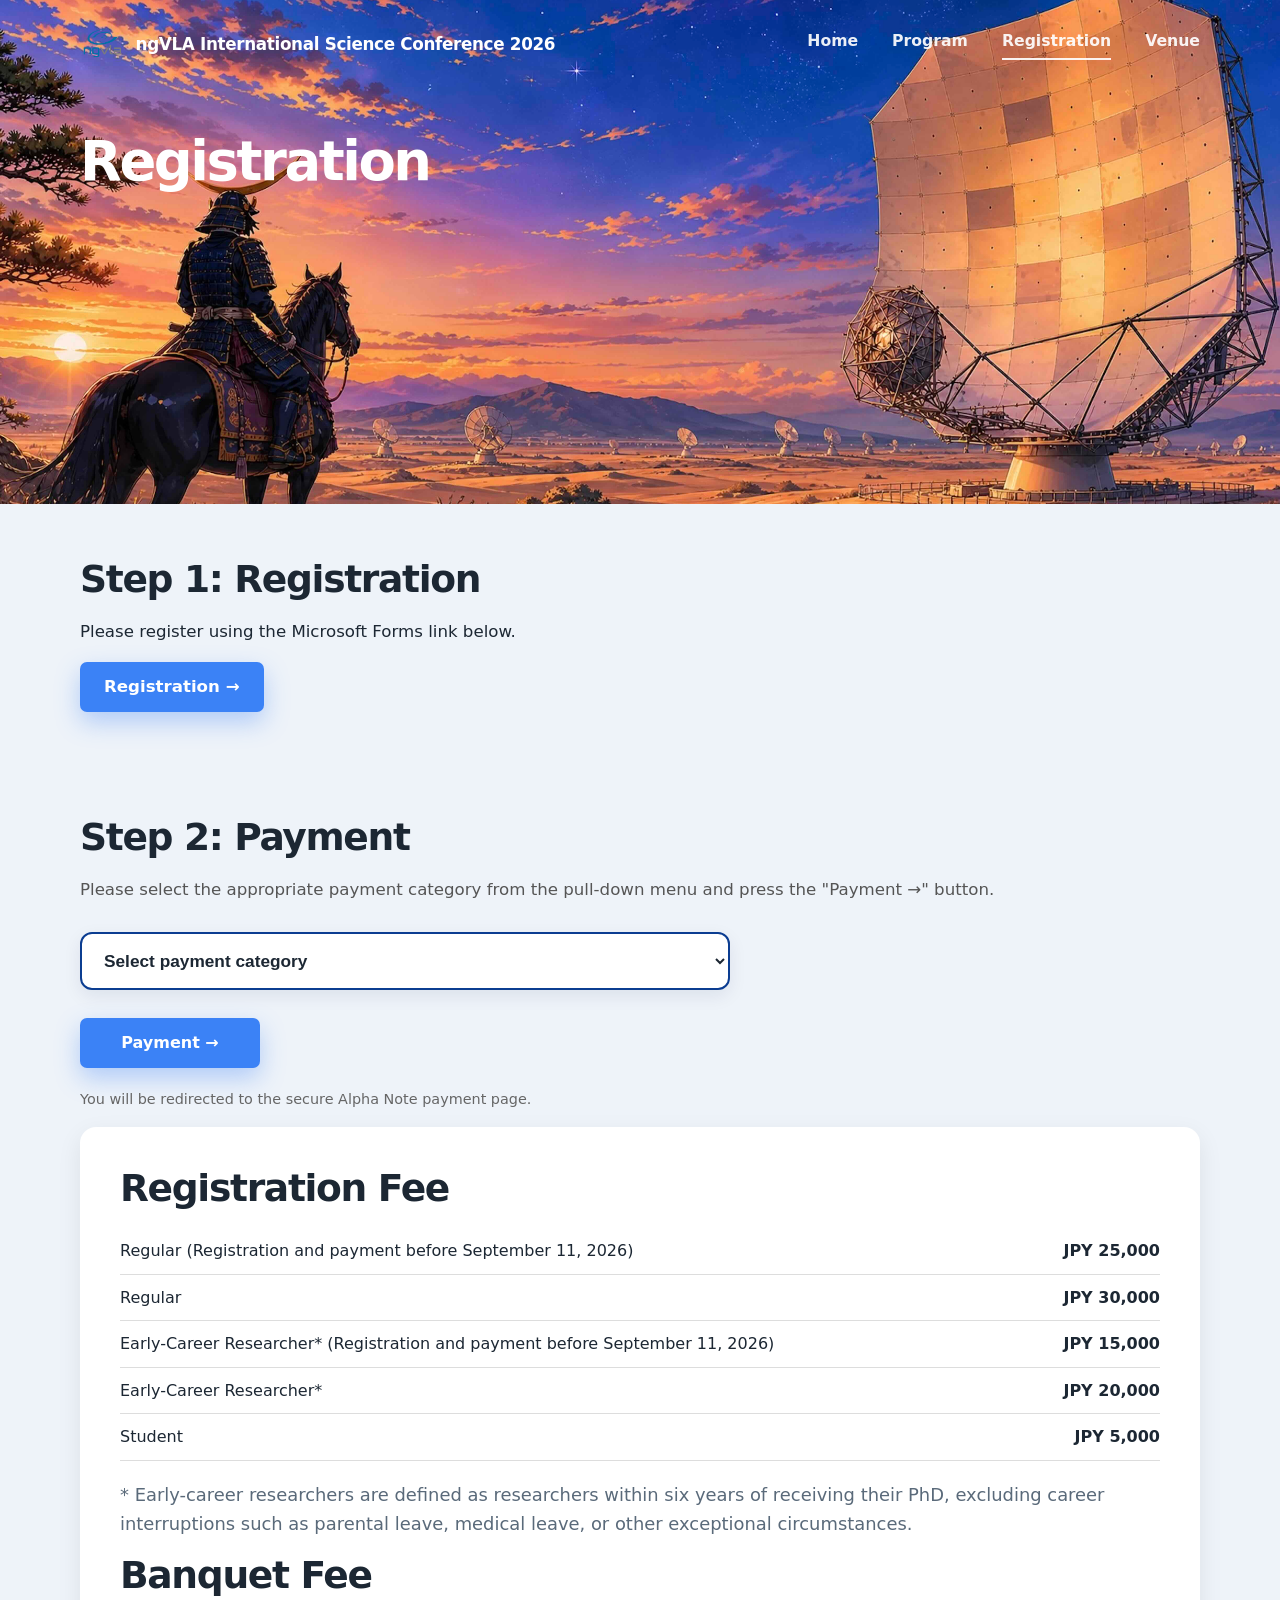
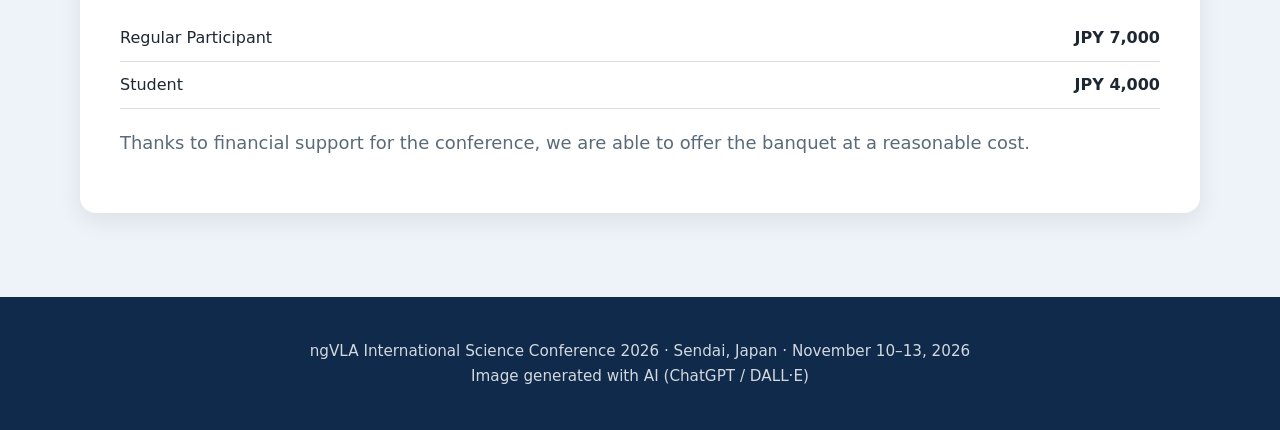
<file: registration_save.html>
<!doctype html>
<html lang="en">

<head>
  <meta charset="utf-8" />
  <meta name="viewport" content="width=device-width, initial-scale=1" />
  <title>Registration | ngVLA International Science Conference 2026</title>
  <link rel="stylesheet" href="style.css" />
  <link rel="icon" href="favicon.ico">
</head>

<body>
<!--  <header class="subhero"> -->
    <header class="hero hero-sub" id="registration-hero">
    <nav class="nav">
      <a class="brand" href="index.html">
        <img src="ngvla_logo.png" alt="ngVLA logo">
        <span>ngVLA International Science Conference 2026</span>
      </a>

      <div class="navlinks">
        <a href="index.html">Home</a>
        <a href="program.html">Program</a>
        <a class="active" href="registration.html">Registration</a>
        <a href="venue.html">Venue</a>
      </div>
    </nav>

    <div class="subpage-title">
      <h1>Registration</h1>
    </div>
  </header>


  <main>
    <section class="section">
      <h2>Step 1: Registration</h2>
      <p>
        Please register using the Microsoft Forms link below.
      </p>

      <p>
        <a class="button" href="https://forms.office.com/r/ujeJTFZ1BA" target="_blank" rel="noopener">
          Registration →
        </a>
      </p>
    </section>

    <section class="section compact">
      <h2>Step 2: Payment</h2>

        <!--
      <p>
        Please pay the registration/banquet fee at the following link. </p>

        <p>
          <a class="button" href="payment.html" target="_blank" rel="noopener">
            Payment →
          </a>
        </p>
    </section>
-->
        <p class="payment-note">
          Please select the appropriate payment category from the pull-down menu and press the "Payment →" button.
        </p>


        <form action="https://test-payment.alpha-note.co.jp/service/credit"
              method="post"
              accept-charset="UTF-8"
              target="_blank">
          <input type="hidden" name="SiteId" value="22304603">
          <input type="hidden" name="SitePass" value="cawb2473">




<!--          <label for="amount">Payment Category</label> -->
          <select id="amount" name="Amount" class="payment-select" required>
            <option value="">Select payment category</option>

            <optgroup label="Registration + Banquet">
              <option value="32000">Regular (Early) + Banquet: JPY 32,000</option>
              <option value="37000">Regular + Banquet: JPY 37,000</option>
              <option value="22000">Early-Career Researcher (Early) + Banquet: JPY 22,000</option>
              <option value="27000">Early-Career Researcher + Banquet: JPY 27,000</option>
              <option value="9000">Student + Banquet: JPY 9,000</option>
            </optgroup>

            <optgroup label="Registration Only">
              <option value="25000">Regular (Early): JPY 25,000</option>
              <option value="30000">Regular: JPY 30,000</option>
              <option value="15000">Early-Career Researcher (Early): JPY 15,000</option>
              <option value="20000">Early-Career Researcher: JPY 20,000</option>
              <option value="5000">Student: JPY 5,000</option>
            </optgroup>

            <optgroup label="Banquet Only">
              <option value="7000">Banquet Only (Regular): JPY 7,000</option>
              <option value="4000">Banquet Only (Student): JPY 4,000</option>
            </optgroup>
          </select>

          <div class="payment-action">
            <button type="submit" class="button">
              Payment →
            </button>
          </div>
        </form>

        <p class="payment-small">
          You will be redirected to the secure Alpha Note payment page.
        </p>



       <section class="payment-card">
        <h2>Registration Fee</h2>

        <table class="fee-table">
          <tr>
            <td>Regular (Registration and payment before September 11, 2026)</td>
            <td>JPY 25,000</td>
          </tr>
          <tr>
            <td>Regular</td>
            <td>JPY 30,000</td>
          </tr>
          <tr>
            <td>Early-Career Researcher* (Registration and payment before September 11, 2026)</td>
            <td>JPY 15,000</td>
          </tr>
          <tr>
            <td>Early-Career Researcher*</td>
            <td>JPY 20,000</td>
          </tr>
          <tr>
            <td>Student</td>
            <td>JPY 5,000</td>
          </tr>
        </table>

        <p class="lead">
          * Early-career researchers are defined as researchers within six years of receiving their PhD,
          excluding career interruptions such as parental leave, medical leave, or other exceptional circumstances.
        </p>

        <h2>Banquet Fee</h2>

        <table class="fee-table">
          <tr>
            <td>Regular Participant</td>
            <td>JPY 7,000</td>
          </tr>
          <tr>
            <td>Student</td>
            <td>JPY 4,000</td>
          </tr>
        </table>

        <p class="lead">
          Thanks to financial support for the conference, we are able to offer the banquet at a reasonable cost.
        </p>

  </section>

  </main>

  <footer>
    ngVLA International Science Conference 2026 · Sendai, Japan · November 10–13, 2026　<br>
    Image generated with AI (ChatGPT / DALL·E)
  </footer>
</body>

</html>
</file>
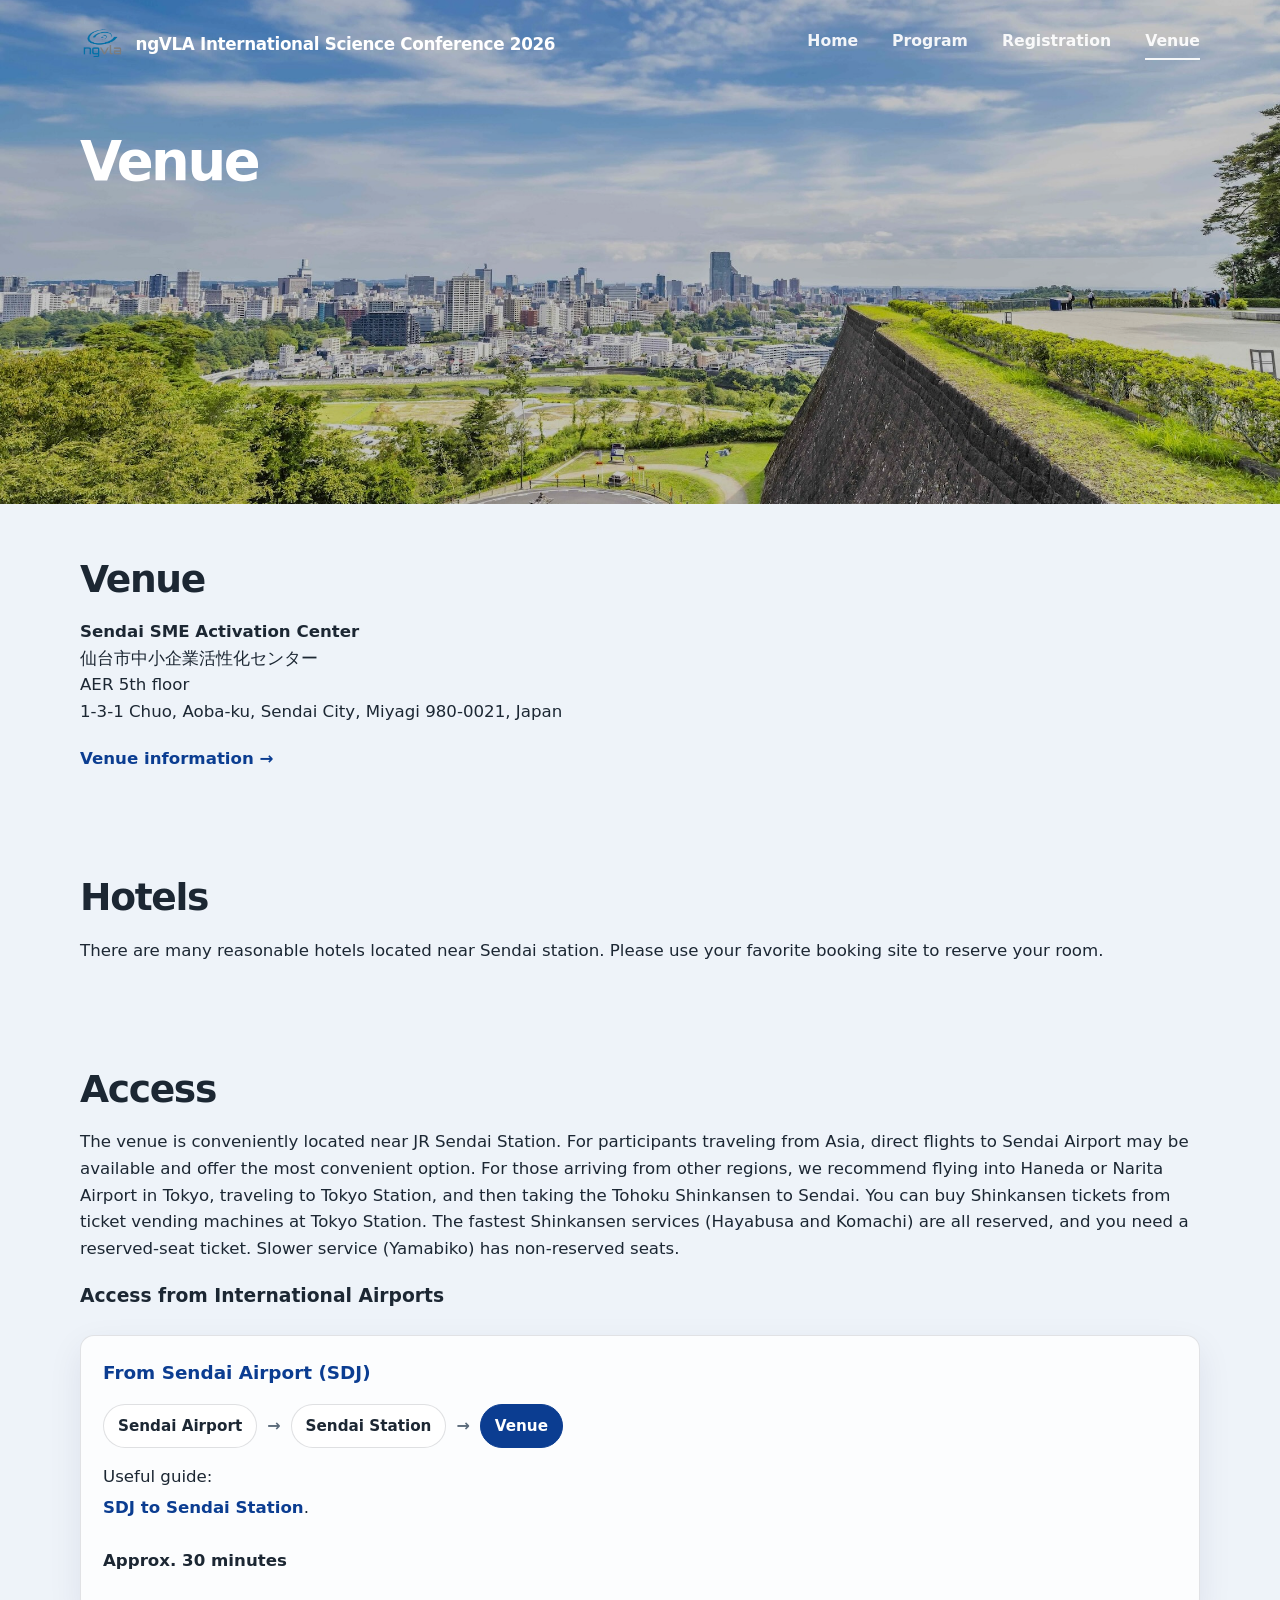
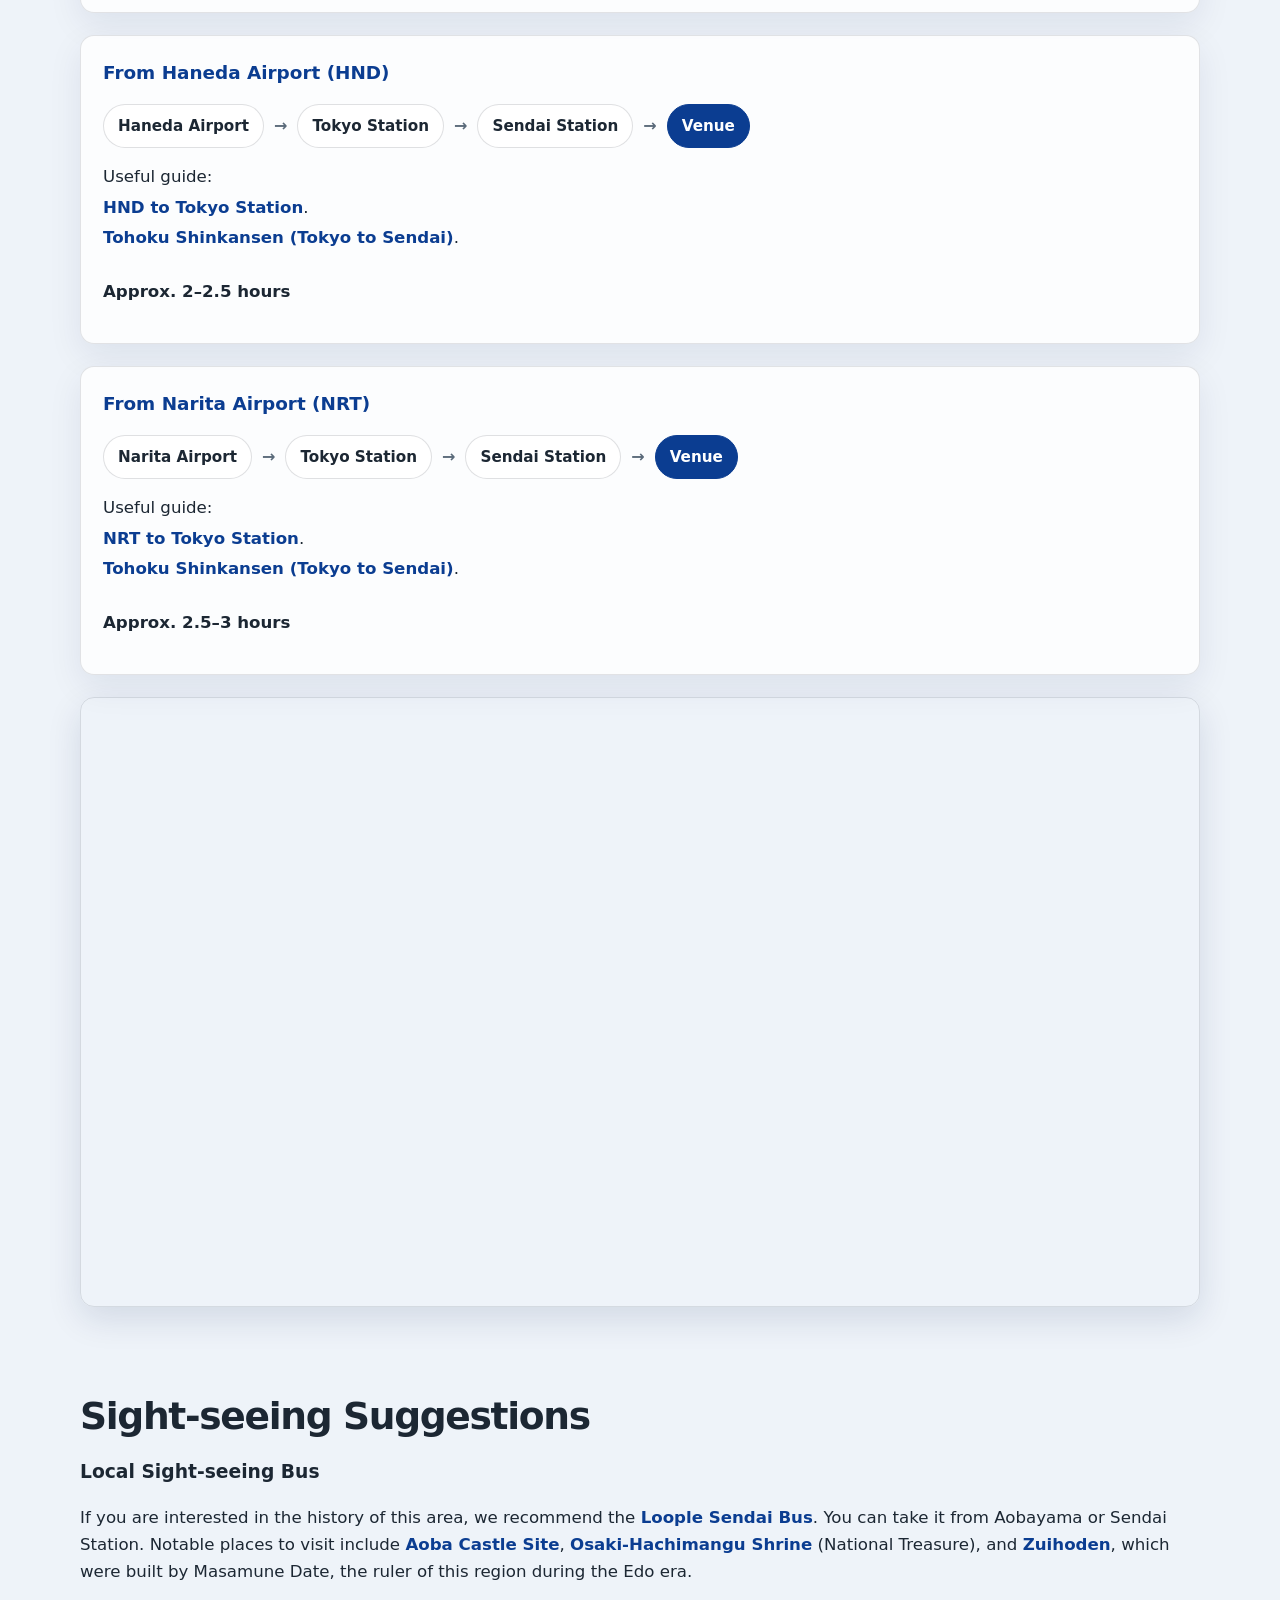
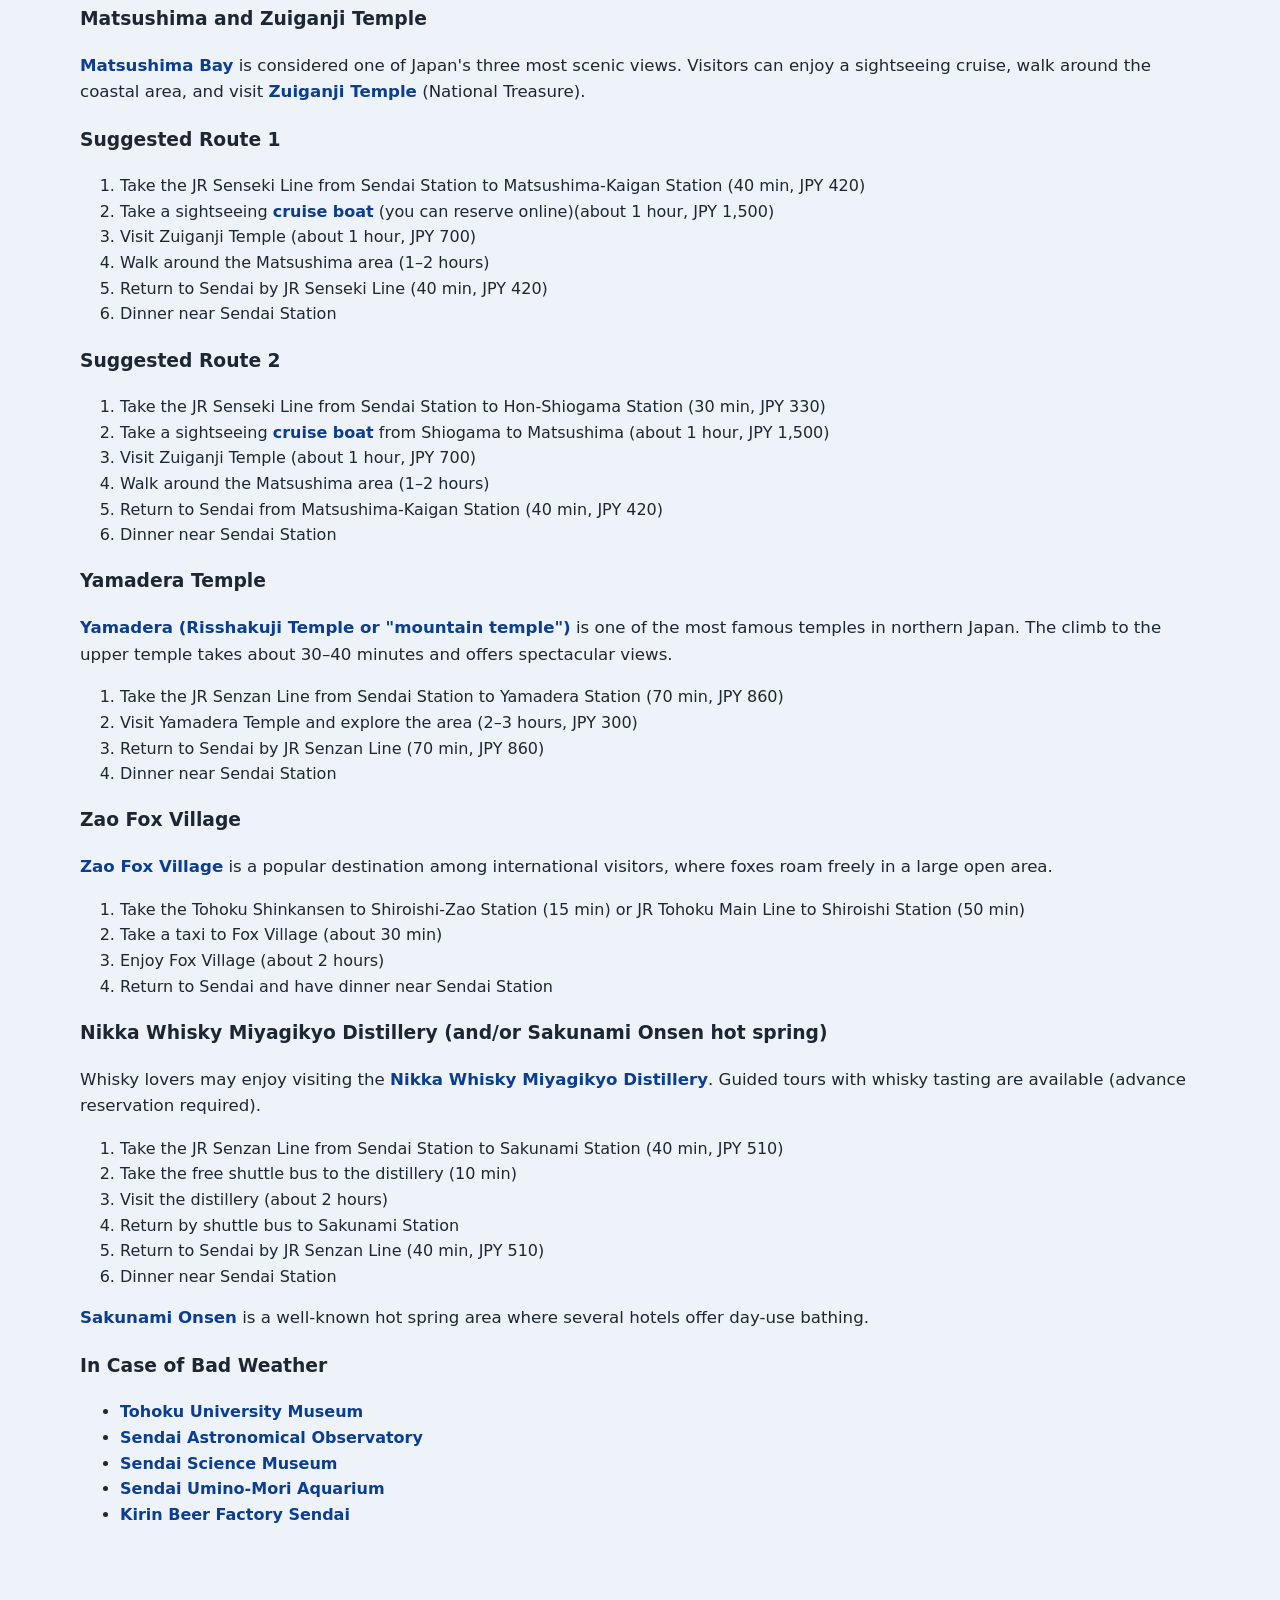
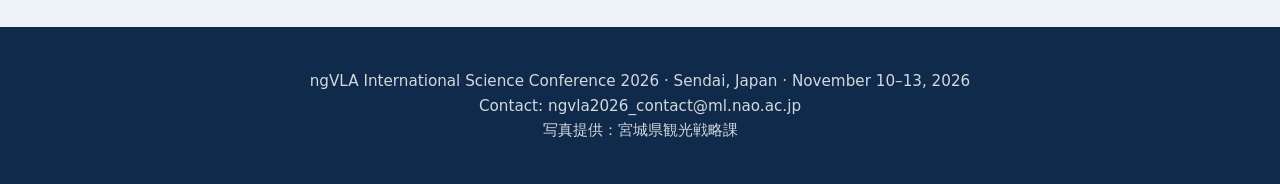
<file: venue.html>
<!doctype html>
<html lang="en">

<head>
  <meta charset="utf-8" />
  <meta name="viewport" content="width=device-width, initial-scale=1" />
  <title>Venue | ngVLA International Science Conference 2026</title>
  <link rel="stylesheet" href="style.css" />
  <link rel="icon" href="favicon.ico">
</head>

<body>
<!--  <header class="subhero"> -->
    <header class="hero hero-sub" id="venue-hero">
    <nav class="nav">
      <a class="brand" href="index.html">
        <img src="ngvla_logo.png" alt="ngVLA logo">
        <span>ngVLA International Science Conference 2026</span>
      </a>

      <div class="navlinks">
        <a href="index.html">Home</a>
        <a href="program.html">Program</a>
        <a href="registration.html">Registration</a>
        <a class="active" href="venue.html">Venue</a>
      </div>
    </nav>

    <div class="subpage-title">
      <h1>Venue</h1>
    </div>
  </header>

  <main>
    <section class="section">
      <h2>Venue</h2>

      <p>
        <strong>Sendai SME Activation Center</strong><br>
        仙台市中小企業活性化センター <br>
        AER 5th floor <br>
        1-3-1 Chuo, Aoba-ku, Sendai City, Miyagi 980-0021, Japan
      </p>

      <p>
        <a class="text-link"
           href="https://www.japanmeetings.org/plan-your-event/search/venue-detail/776.html"
           target="_blank"
           rel="noopener">
          Venue information →
        </a>
      </p>
    </section>

    <section class="section compact">
      <h2>Hotels</h2>
      <p>There are many reasonable hotels located near Sendai station. Please use your favorite booking site to reserve your room.</p>

    </section>

    <section class="section compact">
      <h2>Access</h2>
      <p>
    The venue is conveniently located near JR Sendai Station. For participants traveling from Asia, direct flights to Sendai Airport
    may be available and offer the most convenient option. For those arriving from other regions, we recommend flying into Haneda or
    Narita Airport in Tokyo, traveling to Tokyo Station, and then taking the Tohoku Shinkansen to Sendai. You can buy Shinkansen tickets
    from ticket vending machines at Tokyo Station. The fastest Shinkansen services (Hayabusa and Komachi) are all reserved,
    and you need a reserved-seat ticket. Slower service (Yamabiko) has non-reserved seats.</p>

  <h3>Access from International Airports</h3>

  <div class="access-diagram">

    <div class="route-card">
      <h4>From Sendai Airport (SDJ)</h4>
      <div class="route-flow">
        <div class="route-step">Sendai Airport</div>
        <div class="route-arrow">→</div>
        <div class="route-step">Sendai Station</div>
        <div class="route-arrow">→</div>
        <div class="route-step highlight">Venue</div>
      </div>
      <p>

        Useful guide:<br>
        <a href="https://visitshirakami.com/sample-itineraries/how-to-get-from-sendai-airport-to-sendai-station-convenient-public-transportation-options/" class="text-link" target="_blank">SDJ to Sendai Station</a>.
        <br><br>

        <strong>Approx. 30 minutes</strong>
      </p>
    </div>
    <div class="route-card">
      <h4>From Haneda Airport (HND)</h4>
      <div class="route-flow">
        <div class="route-step">Haneda Airport</div>
        <div class="route-arrow">→</div>
        <div class="route-step">Tokyo Station</div>
        <div class="route-arrow">→</div>
        <div class="route-step">Sendai Station</div>
        <div class="route-arrow">→</div>
        <div class="route-step highlight">Venue</div>
      </div>
      <p>

        Useful guide:<br>
        <a href="https://tokyo-haneda.com/en/access/train/index.html" class="text-link" target="_blank">HND to Tokyo Station</a>.
        <br>
        <a href="https://www.jreast.co.jp/en/multi/routemaps/tohokushinkansen.html" class="text-link" target="_blank"> Tohoku Shinkansen (Tokyo to Sendai)</a>.
        <br><br>

        <strong>Approx. 2–2.5 hours</strong>

        </p>
      </div>
    <div class="route-card">
      <h4>From Narita Airport (NRT)</h4>
      <div class="route-flow">
        <div class="route-step">Narita Airport</div>
        <div class="route-arrow">→</div>
        <div class="route-step">Tokyo Station</div>
        <div class="route-arrow">→</div>
        <div class="route-step">Sendai Station</div>
        <div class="route-arrow">→</div>
        <div class="route-step highlight">Venue</div>
      </div>
      <p>

        Useful guide:<br>
        <a href="https://www.narita-airport.jp/en/access/" class="text-link" target="_blank">NRT to Tokyo Station</a>.
        <br>
        <a href="https://www.jreast.co.jp/en/multi/routemaps/tohokushinkansen.html" class="text-link" target="_blank"> Tohoku Shinkansen (Tokyo to Sendai)</a>.
        <br><br>

        <strong>Approx. 2.5–3 hours</strong>
      </p>
    </div>

  </div>

  <div class="map-embed">
    <iframe
      src="https://www.google.com/maps?q=仙台アエル&z=17&output=embed"
      width="100%"
      height="600"
      style="border:0;"
      loading="lazy">
    </iframe>
    </div>
  </section>


  <section class="section compact">
    <h2>Sight-seeing Suggestions</h2>

    <h3>Local Sight-seeing Bus</h3>
    <p>
      If you are interested in the history of this area, we recommend the
      <a href="https://loople-sendai.jp/en/" target="_blank" rel="noopener">Loople Sendai Bus</a>.
      You can take it from Aobayama or Sendai Station. Notable places to visit include
      <a href="https://www.japan-guide.com/e/e5152.html" target="_blank" rel="noopener">Aoba Castle Site</a>,
      <a href="https://www.japan-guide.com/e/e5155.html" target="_blank" rel="noopener">Osaki-Hachimangu Shrine</a>
      (National Treasure), and
      <a href="https://www.japan-guide.com/e/e5153.html" target="_blank" rel="noopener">Zuihoden</a>,
      which were built by Masamune Date, the ruler of this region during the Edo era.
    </p>

    <h3>Matsushima and Zuiganji Temple</h3>
    <p>
      <a href="https://www.japan-guide.com/e/e5100.html" target="_blank" rel="noopener">Matsushima Bay</a>
      is considered one of Japan's three most scenic views. Visitors can enjoy a sightseeing cruise,
      walk around the coastal area, and visit
      <a href="https://www.japan-guide.com/e/e5102.html" target="_blank" rel="noopener">Zuiganji Temple</a>
      (National Treasure).
    </p>

    <h3>Suggested Route 1</h3>
    <ol>
      <li>Take the JR Senseki Line from Sendai Station to Matsushima-Kaigan Station (40 min, JPY 420)</li>
      <li>Take a sightseeing
      <a href="https://www.matsushima.or.jp/en/" target="_blank" rel="noopener">cruise boat</a>
        (you can reserve online)(about 1 hour, JPY 1,500)</li>
      <li>Visit Zuiganji Temple (about 1 hour, JPY 700)</li>
      <li>Walk around the Matsushima area (1–2 hours)</li>
      <li>Return to Sendai by JR Senseki Line (40 min, JPY 420)</li>
      <li>Dinner near Sendai Station</li>
    </ol>

    <h3>Suggested Route 2</h3>
    <ol>
      <li>Take the JR Senseki Line from Sendai Station to Hon-Shiogama Station (30 min, JPY 330)</li>
      <li>Take a sightseeing
      <a href="https://www.marubun-kisen.com/english/matsushima/basho.html" target="_blank" rel="noopener">cruise boat</a>
        from Shiogama to Matsushima (about 1 hour, JPY 1,500)</li>
      <li>Visit Zuiganji Temple (about 1 hour, JPY 700)</li>
      <li>Walk around the Matsushima area (1–2 hours)</li>
      <li>Return to Sendai from Matsushima-Kaigan Station (40 min, JPY 420)</li>
      <li>Dinner near Sendai Station</li>
    </ol>

    <h3>Yamadera Temple</h3>
    <p>
      <a href="https://www.japan-guide.com/e/e7940.html" target="_blank" rel="noopener">Yamadera (Risshakuji Temple or "mountain temple")</a>
      is one of the most famous temples in northern Japan. The climb to the upper temple takes about
      30–40 minutes and offers spectacular views.
    </p>
    <ol>
      <li>Take the JR Senzan Line from Sendai Station to Yamadera Station (70 min, JPY 860)</li>
      <li>Visit Yamadera Temple and explore the area (2–3 hours, JPY 300)</li>
      <li>Return to Sendai by JR Senzan Line (70 min, JPY 860)</li>
      <li>Dinner near Sendai Station</li>
    </ol>

    <h3>Zao Fox Village</h3>
    <p>
      <a href="https://www.japan.travel/en/spot/1773/" target="_blank" rel="noopener">Zao Fox Village</a>
      is a popular destination among international visitors, where foxes roam freely in a large open area.
    </p>
    <ol>
      <li>Take the Tohoku Shinkansen to Shiroishi-Zao Station (15 min) or JR Tohoku Main Line to Shiroishi Station (50 min)</li>
      <li>Take a taxi to Fox Village (about 30 min)</li>
      <li>Enjoy Fox Village (about 2 hours)</li>
      <li>Return to Sendai and have dinner near Sendai Station</li>
    </ol>

    <h3>Nikka Whisky Miyagikyo Distillery (and/or Sakunami Onsen hot spring)</h3>
    <p>
      Whisky lovers may enjoy visiting the
      <a href="https://www.nikka.com/eng/distilleries/miyagikyo/" target="_blank" rel="noopener">Nikka Whisky Miyagikyo Distillery</a>.
      Guided tours with whisky tasting are available (advance reservation required).
    </p>
    <ol>
      <li>Take the JR Senzan Line from Sendai Station to Sakunami Station (40 min, JPY 510)</li>
      <li>Take the free shuttle bus to the distillery (10 min)</li>
      <li>Visit the distillery (about 2 hours)</li>
      <li>Return by shuttle bus to Sakunami Station</li>
      <li>Return to Sendai by JR Senzan Line (40 min, JPY 510)</li>
      <li>Dinner near Sendai Station</li>
    </ol>

    <p>
      <a href="https://discoversendai.travel/places/sakunami-onsen/" target="_blank" rel="noopener">Sakunami Onsen</a>
      is a well-known hot spring area where several hotels offer day-use bathing.
    </p>

    <h3>In Case of Bad Weather</h3>
    <ul>
      <li><a href="https://www.museum.tohoku.ac.jp/" target="_blank" rel="noopener">Tohoku University Museum</a></li>
      <li><a href="https://www.sendai-astro.jp/" target="_blank" rel="noopener">Sendai Astronomical Observatory</a></li>
      <li><a href="https://www.kagakukan.sendai-c.ed.jp/" target="_blank" rel="noopener">Sendai Science Museum</a></li>
      <li><a href="https://www.uminomori.jp/umino/" target="_blank" rel="noopener">Sendai Umino-Mori Aquarium</a></li>
      <li><a href="https://www.kirin.co.jp/experience/factory/sendai/" target="_blank" rel="noopener">Kirin Beer Factory Sendai</a></li>
    </ul>
  </section>
        </main>

  <footer>
    ngVLA International Science Conference 2026 · Sendai, Japan · November 10–13, 2026<br>
    Contact: <a href="mailto:ngvla2026_contact@ml.nao.ac.jp"> ngvla2026_contact@ml.nao.ac.jp</a>
    <br> 写真提供：宮城県観光戦略課
  </footer>
</body>

</html>
</file>
<file: style.css>
:root {
  --bg: #eef3f9;
  --text: #1c2733;
  --muted: #5a6a7a;
  --accent: #0b3d91;
  --accent-dark: #072c6b;
  --card: rgba(255, 255, 255, 0.92);
  --line: rgba(28, 39, 51, 0.14);
  --shadow: 0 18px 50px rgba(10, 30, 80, 0.15);
  --max: 1120px;
}

* {
  box-sizing: border-box;
}

body {
  margin: 0;
  font-family: "Source Sans 3", "Roboto", ui-sans-serif, system-ui,
    -apple-system, BlinkMacSystemFont, "Segoe UI", sans-serif;
  color: var(--text);
  background: var(--bg);
  line-height: 1.6;
}

a {
  color: inherit;
  text-decoration: none;
}

/* Hero */
/*.hero {
  min-height: 620px;
  position: relative;
  color: #fff;
  background: url("https://raw.githubusercontent.com/daisukeiono/ngVLAConferenceSendai/272e5236b0652fa7bb953421e5971f6601d4c17a/ngVLA-full-1170x600.jpg")
    center / cover no-repeat;
  overflow: hidden;
}*/

.hero {
/*  min-height: clamp(480px, 72vh, 720px);*/
  min-height: clamp(360px, 56vh, 620px);
  position: relative;
  color: #fff;
  background: url("ngVLA-full-1170x600.jpg")
    center center / cover no-repeat;
  overflow: hidden;
}

/* organization関係 */
.sponsors {
  border-top: 1px solid rgba(0,0,0,0.08);
  margin-top: 20px;
}

.org-block {
  margin-bottom: 28px;
}

.org-block h3 {
  font-size: 1rem;
  text-transform: uppercase;
  letter-spacing: 0.08em;
  color: var(--accent);
  margin-bottom: 8px;
}

/* payment関係 */
.payment-page {
  max-width: 1000px;
  margin: 60px auto;
  padding: 0 20px;
}

.payment-card {
  background: #ffffff;
  border-radius: 16px;
  padding: 40px;
  box-shadow: 0 8px 24px rgba(0, 0, 0, 0.08);
}

.payment-card h1 {
  margin-top: 0;
  margin-bottom: 16px;
}

.payment-note {
  margin-bottom: 28px;
  color: #555;
}

.payment-card label {
  display: block;
  margin-top: 20px;
  margin-bottom: 8px;
  font-weight: 600;
}

.payment-card input,
.payment-card select {
  width: 650px;
  max-width: 100%;
  padding: 12px;
  border: 1px solid #ccc;
  border-radius: 8px;
  font-size: 1rem;
  background-color: #ffffff;
  color: #1c2733;
  opacity: 1;
  background: #fff !important;
  -webkit-appearance: menulist;
}
.payment-card select option {
  background: #fff;
  color: #000;
}

.payment-total {
  margin-top: 22px;
  font-size: 1.25rem;
  font-weight: 800;
  color: var(--accent);
}

.payment-form label,
form label {
  display: block;
  margin-top: 18px;
  margin-bottom: 6px;
  font-size: 1.15rem;
  font-weight: 700;
  color: var(--accent);
}
.payment-button {
  margin-top: 30px;
  width: 100%;
  padding: 18px;
  border: none;
  border-radius: 12px;
  background: #0b3d91;
  color: white;
  font-size: 1.2rem;
  font-weight: 700;
  cursor: pointer;
}

.payment-button:hover {
  background: #163a5a;
}

.payment-small {
  margin-top: 20px;
  font-size: 0.9rem;
  color: #666;
}

.payment-action {
  margin-top: 20px;
}
.payment-action .button {
  margin-top: 4px;
}
.payment-select {
  width: 650px;
  max-width: 100%;
  padding: 16px 18px;
  border: 2px solid var(--accent);
  border-radius: 12px;
  background: #ffffff;
  color: var(--text);
  font-size: 1.08rem;
  font-weight: 600;
  line-height: 1.4;
  cursor: pointer;
  box-shadow: 0 6px 18px rgba(10, 30, 80, 0.08);
  margin-bottom: 4px;
}

.section p a:not(.button),
.section li a:not(.button) {
  color: var(--accent);
  font-weight: 600;
  text-decoration: none;
}

.section p a:not(.button):hover,
.section li a:not(.button):hover {
  color: var(--accent-dark);
}

.fee-table {
  width: 100%;
  border-collapse: collapse;
  margin-bottom: 20px;
}

.fee-table td {
  padding: 10px 0;
  border-bottom: 1px solid #ddd;
}

.fee-table td:last-child {
  text-align: right;
  font-weight: 700;
  white-space: nowrap;
}

/* registration専用ヒーロー */
#registration-hero {
  background-image: url("sendai_resize.jpg");
  background-size: cover;
  background-position: center;
  background-repeat: no-repeat;
  /* min-height: 55vh; */
  min-height: clamp(360px, 56vh, 620px);

  display: flex;
  flex-direction: column;
}

/* registrationではダークオーバーレイを消す */
#registration-hero::before {
  content: none;
}

/* ナビとタイトル */
#registration-hero .nav,
#registration-hero .subpage-title {
  position: relative;
  z-index: 2;
}

#registration-hero .subpage-title {
  width: min(var(--max), calc(100% - 48px));
  margin: 0 auto;              /* ← 通常レイアウトに戻す */
/*  padding: 34px 0 46px; */
  text-align: left;            /* ← 左寄せ */
  color: white;
}

#registration-hero .subpage-title h1 {
  max-width: 640px;            /* ← indexと同じ挙動に戻す */
  text-align: left;
}

/* program専用ヒーロー */
#program-hero {
  background-image: url("herc-a-big.jpeg");
  background-size: cover;
  background-position: center;
  background-repeat: no-repeat;
  /* min-height: 55vh; */
  min-height: clamp(360px, 56vh, 620px);
  display: flex;
  flex-direction: column;
}

/* registrationではダークオーバーレイを消す */
#program-hero::before {
  content: none;
}

/* ナビとタイトル */
#program-hero .nav,
#program-hero .subpage-title {
  position: relative;
  z-index: 2;
}

#program-hero .subpage-title {
  width: min(var(--max), calc(100% - 48px));
  margin: 0 auto;              /* ← 通常レイアウトに戻す */
/*  padding: 34px 0 46px; */
  text-align: left;            /* ← 左寄せ */
  color: white;
}

#program-hero .subpage-title h1 {
  max-width: 640px;            /* ← indexと同じ挙動に戻す */
  text-align: left;
}

/* venue専用ヒーロー */
#venue-hero {
  background-image: url("sendai_town.jpg");
  background-size: cover;
  background-position: center;
  background-repeat: no-repeat;
  /* min-height: 55vh; */
  min-height: clamp(360px, 56vh, 620px);

  display: flex;
  flex-direction: column;
}

/* registrationではダークオーバーレイをつける */
#venue-hero::before {
  content: "";
  position: absolute;
  inset: 0;
  background: rgba(0, 0, 0, 0.22);　　/*この数字を変更すると画像が暗くなる*/
  z-index: 1;
}

/* ナビとタイトル */
#venue-hero .nav,
#venue-hero .subpage-title {
  position: relative;
  z-index: 2;
}

#venue-hero .subpage-title {
  width: min(var(--max), calc(100% - 48px));
  margin: 0 auto;              /* ← 通常レイアウトに戻す */
/*  padding: 34px 0 46px;*/
  text-align: left;            /* ← 左寄せ */
  color: white;
}

#venue-hero .subpage-title h1 {
  max-width: 640px;            /* ← indexと同じ挙動に戻す */
  text-align: left;
}

.hero::before {
  content: "";
  position: absolute;
  inset: 0;
  background: rgba(0, 0, 0, 0);　　/*この数字を変更すると画像が暗くなる*/
  z-index: 1;
}

.subhero {
  position: relative;
  color: #fff;
  background: #0f2a4a;
}

/* Navigation */
.nav {
  position: relative;
  z-index: 2;
  width: min(var(--max), calc(100% - 48px));
  margin: 0 auto;
  padding: 28px 0;
  display: flex;
  align-items: center;
  justify-content: space-between;
  gap: 32px;
}

.brand {
  display: flex;
  align-items: center;
  gap: 12px;
  font-weight: 800;
  font-size: 1.05rem;
  line-height: 1.2;
  letter-spacing: -0.02em;
}

.brand img {
  height: 32px;
  width: auto;
}

.navlinks {
  display: flex;
  align-items: center;
  gap: 34px;
  font-weight: 650;
  font-size: 0.98rem;
}

.navlinks a {
  opacity: 0.92;
  border-bottom: 2px solid transparent;
  padding-bottom: 4px;
}

.navlinks a:hover,
.navlinks a.active {
  border-color: #fff;
}

/* Buttons */
.button {
  display: inline-flex;
  align-items: center;
  justify-content: center;
  gap: 10px;
  min-height: 50px;
  min-width: 180px;
  padding: 0 24px;
  border-radius: 7px;
  background: #3b82f6;
  color: #fff;
  font-weight: 800;
  box-shadow: 0 10px 24px rgba(59, 130, 246, 0.35);
  transition: transform 160ms ease, background 160ms ease;
  border: none;          /* ←追加 */
  appearance: none;      /* ←追加 */
  -webkit-appearance: none; /* ←追加 */
  font-family: inherit;  /* ←追加 */
  font-size: inherit;    /* ←追加 */
  cursor: pointer;       /* ←追加 */
}

.button:hover {
  transform: translateY(-1px);
  background: #2563eb;
}

.button.secondary {
  background: #fff;
  color: var(--accent);
  box-shadow: none;
}

/* Hero content */
.hero-content {
  position: relative;
  z-index: 2;
  width: min(var(--max), calc(100% - 48px));
  margin: 0 auto;
/*    padding: 60px 0 80px; */
  padding: clamp(36px, 8vh, 80px) 0;

}

h1 {
  margin: 0;
  max-width: 640px;
  font-size: clamp(2.2rem, 5.2vw, 4.2rem);
  line-height: 1.05;
  letter-spacing: -0.045em;
  font-weight: 900;
}

.subpage-title {
  width: min(var(--max), calc(100% - 48px));
  margin: 0 auto;
  /*padding: 34px 0 46px;*/
  padding: clamp(24px, 5vh, 46px) 0;
}

.subpage-title h1 {
  font-size: clamp(2rem, 4.5vw, 3.4rem);
}

.hero-meta {
  margin-top: 30px;
  display: grid;
  gap: 10px;
  font-size: clamp(1.12rem, 2vw, 1.45rem);
  font-weight: 760;
  color: rgba(255, 255, 255, 0.85);
}

.hero-actions {
  margin-top: 34px;
  display: flex;
  gap: 14px;
  flex-wrap: wrap;
}

/* Layout */
main {
  position: relative;
  z-index: 3;
}

.section {
  width: min(var(--max), calc(100% - 48px));
  margin: 0 auto;
  padding: 54px 0;
}

.section.compact {
  padding-top: 34px;
}

h2 {
  margin: 0 0 18px;
  font-size: clamp(1.75rem, 3vw, 2.35rem);
  line-height: 1.15;
  letter-spacing: -0.035em;
}

p {
  margin: 0 0 16px;
  font-size: 1.04rem;
}

.lead {
  color: var(--muted);
  font-size: 1.12rem;
}

/* Cards */
.cards {
  display: grid;
  grid-template-columns: repeat(3, minmax(0, 1fr));
  gap: 20px;
  margin-top: 22px;
}

.card {
  background: var(--card);
  border: 1px solid rgba(255, 255, 255, 0.7);
  border-radius: 12px;
  padding: 18px;
  box-shadow: 0 12px 34px rgba(10, 30, 80, 0.1);
  min-height: 120px;
}

.card h3 {
  margin: 0 0 10px;
  font-size: 1.2rem;
  font-weight: 800;
  color: var(--accent);
  letter-spacing: 0.02em;
  text-transform: uppercase;
}

.card p {
  font-size: 0.95rem;
  margin-bottom: 6px;
  line-height: 1.35;
}

.text-link {
  display: inline-flex;
  align-items: center;
  gap: 7px;
  color: var(--accent-dark);
  font-weight: 800;
  margin-top: 4px;
}

/* Rationale */
.rationale {
  border-left: 3px solid var(--accent);
  padding-left: 26px;
  max-width: 1040px;
}

/* Two column */
.two-col {
  display: grid;
  grid-template-columns: 1fr 1fr;
  gap: 22px;
  margin-top: 22px;
  align-items: start;
}

.panel {
  background: rgba(255, 255, 255, 0.72);
  border: 1px solid rgba(37, 42, 50, 0.08);
  border-radius: 14px;
  padding: 18px;
  box-shadow: 0 12px 34px rgba(20, 25, 35, 0.06);
  height: 430px;
  overflow: auto;
}

.panel h3 {
  margin: 0 0 10px;
  font-size: 1.05rem;
}

.name-list {
  display: grid;
  grid-template-columns: 1fr;
  gap: 2px;
  margin: 0;
  padding: 0;
  list-style: none;
  font-size: 0.86rem;
  line-height: 1.2;
}

.name-list li {
  padding: 2px 0;
}

.simple-list {
  max-width: 760px;
  margin: 0;
  padding: 0;
  list-style: none;
}

.simple-list li {
  padding: 10px 0;
  border-bottom: 1px solid rgba(28, 39, 51, 0.12);
}

.map-embed {
  margin-top: 22px;
  border-radius: 14px;
  overflow: hidden;
  box-shadow: 0 12px 34px rgba(10, 30, 80, 0.12);
  border: 1px solid rgba(28, 39, 51, 0.12);
}

.access-diagram {
  display: grid;
  gap: 22px;
  margin-top: 24px;
}

.route-card {
  background: rgba(255, 255, 255, 0.82);
  border: 1px solid rgba(28, 39, 51, 0.12);
  border-radius: 14px;
  padding: 22px;
  box-shadow: 0 12px 34px rgba(10, 30, 80, 0.08);
}

.route-card h4 {
  margin: 0 0 16px;
  font-size: 1.15rem;
  color: var(--accent);
}

.route-flow {
  display: flex;
  align-items: center;
  gap: 10px;
  flex-wrap: wrap;
  margin-bottom: 16px;
}

.route-step {
  background: #fff;
  border: 1px solid rgba(28, 39, 51, 0.14);
  border-radius: 999px;
  padding: 9px 14px;
  font-weight: 750;
  font-size: 0.95rem;
}

.route-step.highlight {
  background: var(--accent);
  color: #fff;
  border-color: var(--accent);
}

.route-arrow {
  color: var(--muted);
  font-weight: 900;
}

.speaker-grid {
  display: grid;
  grid-template-columns: repeat(auto-fit, minmax(250px, 1fr));
  gap: 18px;
  margin-top: 24px;
}

.speaker-card {
  background: rgba(255,255,255,0.82);
  border-radius: 14px;
  padding: 18px 20px;
  box-shadow: 0 12px 34px rgba(20,25,35,0.06);
  border: 1px solid rgba(37,42,50,0.08);
  min-height: 110px;
}

.speaker-card h3 {
  margin: 0 0 10px;
}

.speaker-card p {
  margin: 0;
  font-size: 0.88rem;
  line-height: 1.4;
}

@media (max-width: 560px) {
  .route-flow {
    display: grid;
    gap: 8px;
  }

  .route-arrow {
    transform: rotate(90deg);
    justify-self: start;
    margin-left: 20px;
  }
}

/* Footer */
footer {
  margin-top: 30px;
  padding: 42px 24px;
  background: #0f2a4a;
  color: rgba(255, 255, 255, 0.82);
  text-align: center;
  font-size: 0.95rem;
}


/* Responsive */
@media (max-width: 900px) {
/*  .hero {
    min-height: 660px;
  }*/

  .speaker-grid {
    grid-template-columns: repeat(2, 1fr);
  }

  .nav {
    /*align-items: flex-start;*/
    flex-direction: column;
    align-items: flex-start;
    gap: 14px;
  }

  .navlinks {
/*    display: none; */
    display: flex;
    flex-wrap: wrap;
    gap: 18px;
    font-size: 0.95rem;
  }

  .cards {
    grid-template-columns: repeat(2, minmax(0, 1fr));
  }

  .two-col {
    grid-template-columns: 1fr;
  }
}

@media (max-width: 560px) {
/*  .hero {
    min-height: 620px;
    background-position: 58% center;
  }
*/
  .nav,
  .hero-content,
  .section,
  .subpage-title {
    width: min(100% - 30px, var(--max));
  }

  .speaker-grid {
    grid-template-columns: 1fr;
  }
  
  .hero-content {
/*    padding-top: 70px; */
  }

  .cards {
    grid-template-columns: 1fr;
  }

  .rationale {
    padding-left: 18px;
  }

  .brand {
    font-size: 0.95rem;
  }
/*
  h1 {
    font-size: 3rem;
  }*/
}
</file>
